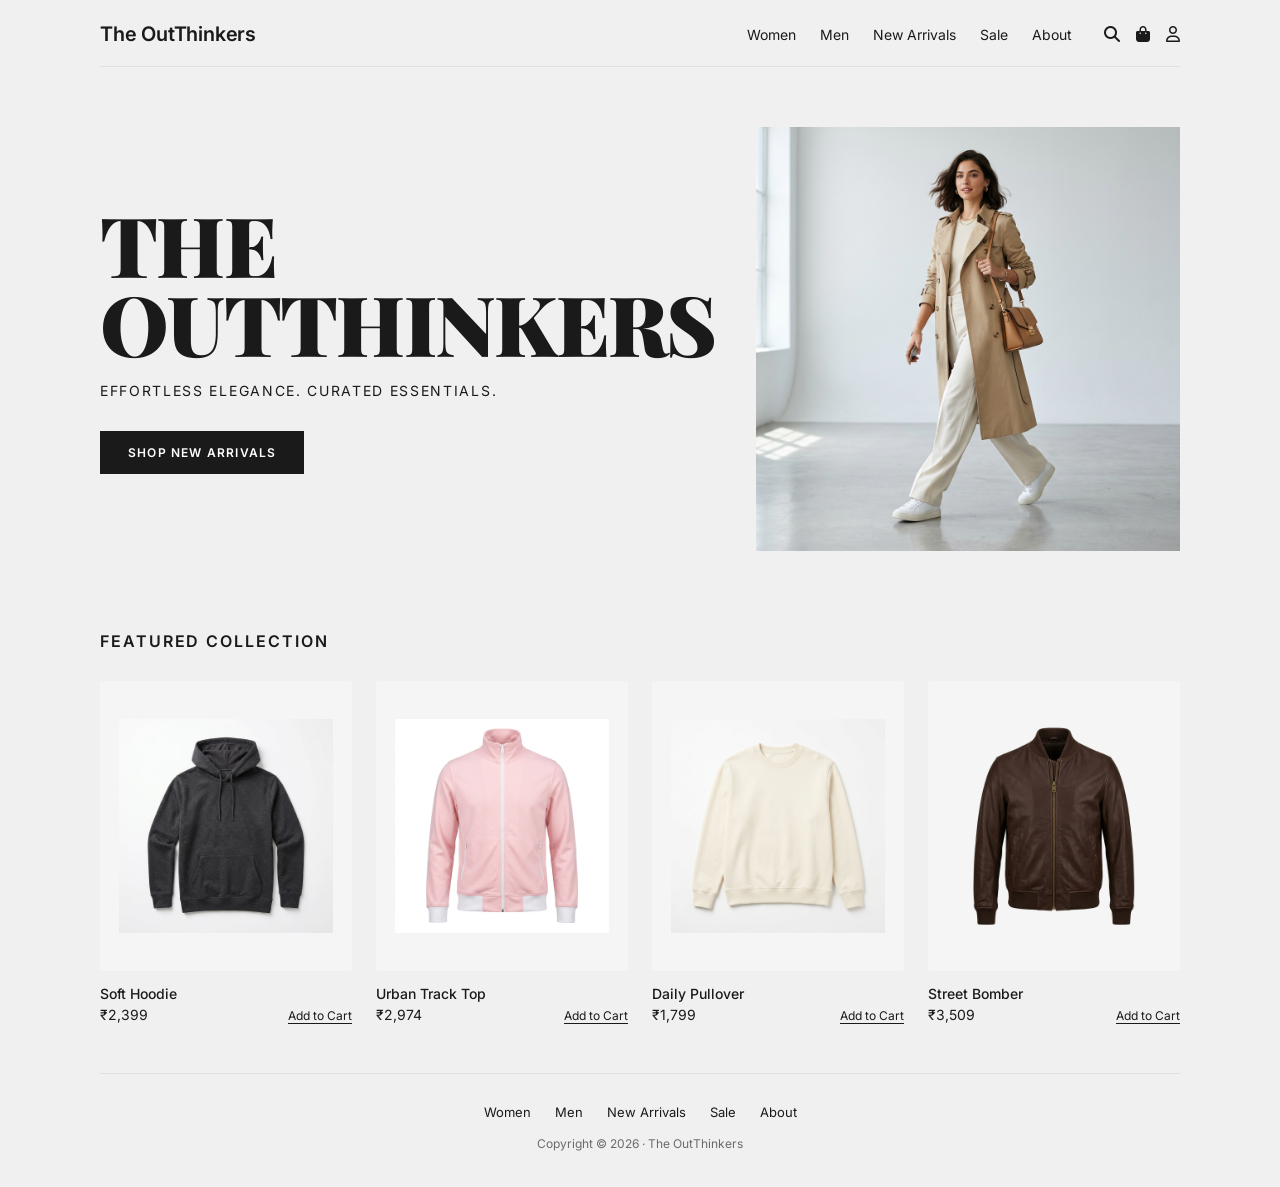
<file: index.html>
<!DOCTYPE html>
<html lang="en">
<head>
  <meta charset="UTF-8">
  <meta name="viewport" content="width=device-width, initial-scale=1.0">
  <meta name="description" content="The OutThinkers — Effortless elegance. Curated essentials. Shop women's and men's fashion.">
  <title>The OutThinkers</title>
  <link rel="icon" type="image/png" href="images/favicon.png">
  <link rel="preconnect" href="https://fonts.googleapis.com">
  <link rel="preconnect" href="https://fonts.gstatic.com" crossorigin>
  <link href="https://fonts.googleapis.com/css2?family=Inter:wght@400;500;600&family=Playfair+Display:wght@700;800;900&display=swap" rel="stylesheet">
  <link rel="stylesheet" href="https://cdnjs.cloudflare.com/ajax/libs/font-awesome/6.5.0/css/all.min.css">
  <link rel="stylesheet" href="css/index.css">
</head>
<body>
  <div class="page-shell">

    <!-- ───── Header / Navbar ───── -->
    <header class="topbar" id="topbar">
      <a class="brand" href="index.html" aria-label="The OutThinkers home">
        <span class="brand-name">The OutThinkers</span>
      </a>

      <div class="topbar-right">
        <nav class="site-nav" aria-label="Main navigation">
          <a href="women.html">Women</a>
          <a href="men.html">Men</a>
          <a href="new-arrivals.html">New Arrivals</a>
          <a href="sale.html">Sale</a>
          <a href="about.html">About</a>
        </nav>

        <div class="icon-actions">
          <a href="search.html" aria-label="Search" id="searchIcon"><i class="fa-solid fa-magnifying-glass"></i></a>
          <a href="cart.html" aria-label="View cart" id="cartIcon"><i class="fa-solid fa-bag-shopping"></i></a>
          <a href="account.html" aria-label="Account" id="accountIcon"><i class="fa-regular fa-user"></i></a>
        </div>
      </div>
    </header>

    <main>

      <!-- ───── Hero ───── -->
      <section class="hero" id="hero">
        <div class="hero-copy">
          <h1>THE<br>OUTTHINKERS</h1>
          <p class="hero-tagline">EFFORTLESS ELEGANCE. CURATED ESSENTIALS.</p>
          <a href="new-arrivals.html" class="btn-shop" id="shopNewArrivals">SHOP NEW ARRIVALS</a>
        </div>
        <div class="hero-image">
          <img src="images/hero-model.png" alt="Model in beige trench coat — The OutThinkers new arrivals">
        </div>
      </section>

      <!-- ───── Featured Collection ───── -->
      <section class="featured" id="featuredCollection">
        <h2 class="featured-heading">FEATURED COLLECTION</h2>

        <div class="product-grid" id="productGrid">

          <article class="product-card" data-product-id="home-1" data-mrp="2999" data-discount="20" data-category="Home Collection">
            <div class="product-img-wrap">
              <img src="images/soft-hoodie.png" alt="Soft Hoodie">
            </div>
            <div class="product-info">
              <div class="product-details">
                <h3>Soft Hoodie</h3>
                <p class="price">₹2,399</p>
              </div>
              <button class="add-to-cart" data-product="home-1">Add to Cart</button>
            </div>
          </article>

          <article class="product-card" data-product-id="home-2" data-mrp="3499" data-discount="15" data-category="Home Collection">
            <div class="product-img-wrap">
              <img src="images/urban-track-top.png" alt="Urban Track Top">
            </div>
            <div class="product-info">
              <div class="product-details">
                <h3>Urban Track Top</h3>
                <p class="price">₹2,974</p>
              </div>
              <button class="add-to-cart" data-product="home-2">Add to Cart</button>
            </div>
          </article>

          <article class="product-card" data-product-id="home-3" data-mrp="1999" data-discount="10" data-category="Home Collection">
            <div class="product-img-wrap">
              <img src="images/daily-pullover.png" alt="Daily Pullover">
            </div>
            <div class="product-info">
              <div class="product-details">
                <h3>Daily Pullover</h3>
                <p class="price">₹1,799</p>
              </div>
              <button class="add-to-cart" data-product="home-3">Add to Cart</button>
            </div>
          </article>

          <article class="product-card" data-product-id="home-4" data-mrp="4499" data-discount="22" data-category="Home Collection">
            <div class="product-img-wrap">
              <img src="images/street-bomber.png" alt="Street Bomber">
            </div>
            <div class="product-info">
              <div class="product-details">
                <h3>Street Bomber</h3>
                <p class="price">₹3,509</p>
              </div>
              <button class="add-to-cart" data-product="home-4">Add to Cart</button>
            </div>
          </article>

        </div>
      </section>

    </main>

    <!-- ───── Footer ───── -->
    <footer class="site-footer" id="siteFooter">
      <nav class="footer-nav" aria-label="Footer navigation">
        <a href="women.html">Women</a>
        <a href="men.html">Men</a>
        <a href="new-arrivals.html">New Arrivals</a>
        <a href="sale.html">Sale</a>
        <a href="about.html">About</a>
      </nav>
      <p class="copyright">Copyright &copy; 2026 · The OutThinkers</p>
    </footer>

  </div>

  <script src="js/cartManager.js"></script>
  <script src="js/index.js"></script>
</body>
</html>
</file>
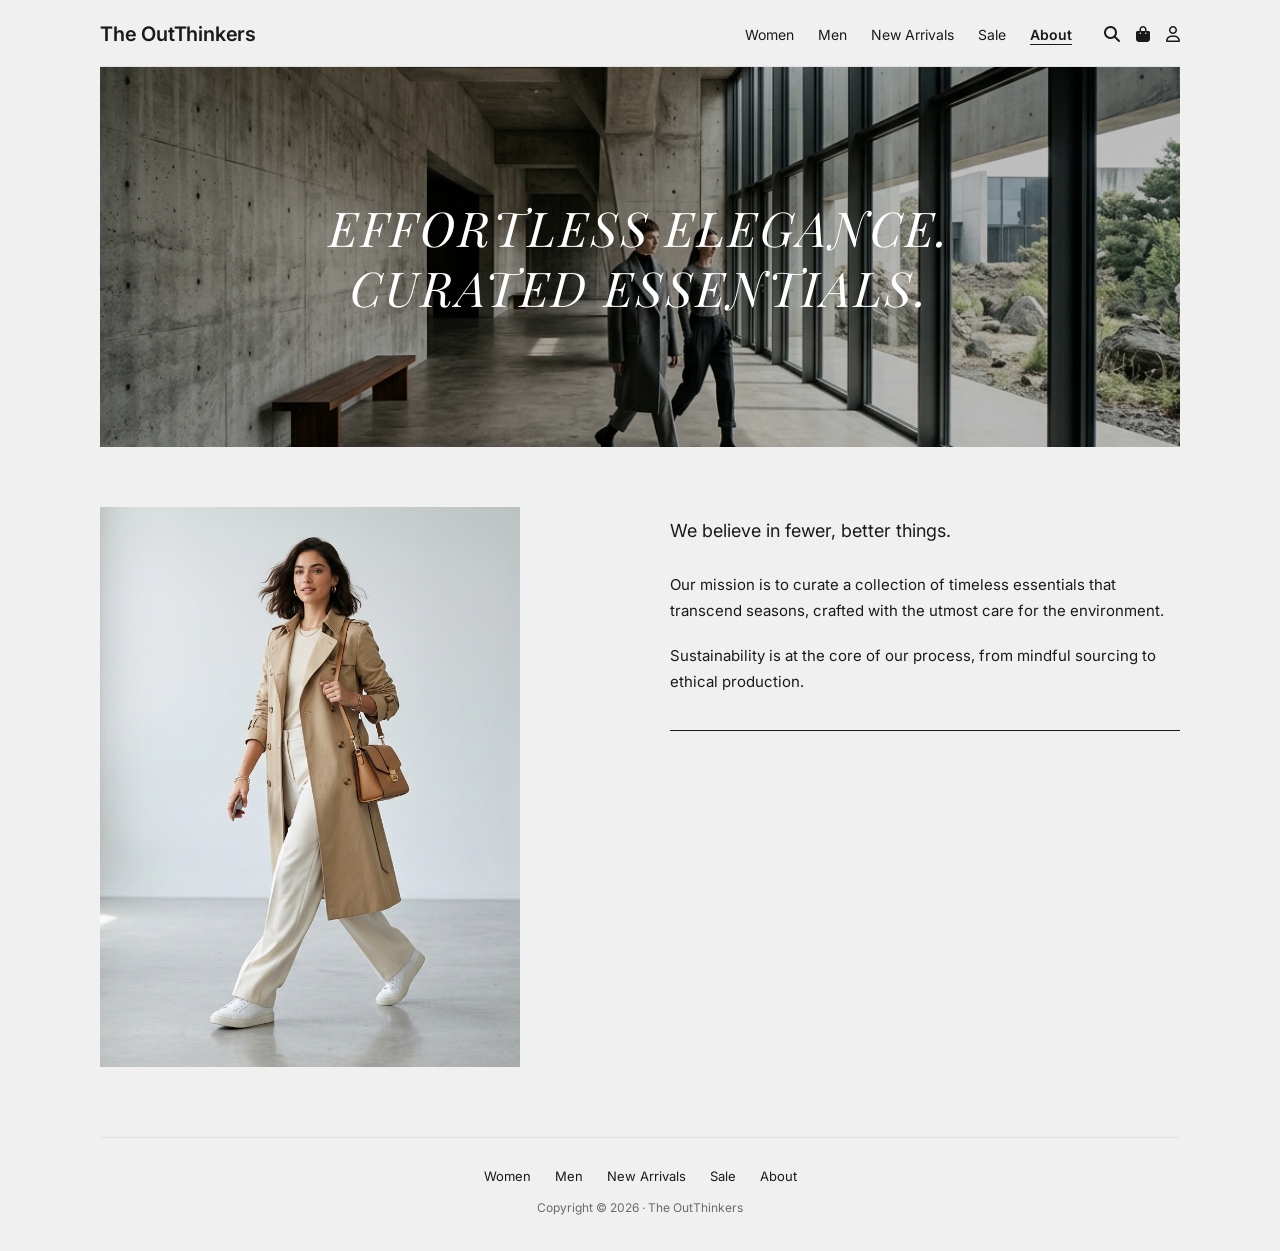
<file: about.html>
<!DOCTYPE html>
<html lang="en">
<head>
  <meta charset="UTF-8">
  <meta name="viewport" content="width=device-width, initial-scale=1.0">
  <meta name="description" content="About The OutThinkers — effortless elegance, curated essentials. We believe in fewer, better things.">
  <title>About — The OutThinkers</title>
  <link rel="icon" type="image/png" href="images/favicon.png">
  <link rel="preconnect" href="https://fonts.googleapis.com">
  <link rel="preconnect" href="https://fonts.gstatic.com" crossorigin>
  <link href="https://fonts.googleapis.com/css2?family=Inter:wght@400;500;600&family=Playfair+Display:ital,wght@0,700;0,800;0,900;1,700;1,800;1,900&display=swap" rel="stylesheet">
  <link rel="stylesheet" href="https://cdnjs.cloudflare.com/ajax/libs/font-awesome/6.5.0/css/all.min.css">
  <link rel="stylesheet" href="css/about.css">
</head>
<body>
  <div class="page-shell">

    <!-- ───── Header / Navbar ───── -->
    <header class="topbar" id="topbar">
      <a class="brand" href="index.html" aria-label="The OutThinkers home">
        <span class="brand-name">The OutThinkers</span>
      </a>

      <div class="topbar-right">
        <nav class="site-nav" aria-label="Main navigation">
          <a href="women.html">Women</a>
          <a href="men.html">Men</a>
          <a href="new-arrivals.html">New Arrivals</a>
          <a href="sale.html">Sale</a>
          <a href="about.html" class="active">About</a>
        </nav>

        <div class="icon-actions">
          <a href="search.html" aria-label="Search" id="searchIcon"><i class="fa-solid fa-magnifying-glass"></i></a>
          <a href="cart.html" aria-label="View cart" id="cartIcon"><i class="fa-solid fa-bag-shopping"></i></a>
          <a href="account.html" aria-label="Account" id="accountIcon"><i class="fa-regular fa-user"></i></a>
        </div>
      </div>
    </header>

    <main>

      <!-- ───── Hero Banner ───── -->
      <section class="about-hero" id="aboutHero">
        <img src="images/about-hero.png" alt="Minimalist concrete architecture interior" class="about-hero-img">
        <div class="about-hero-overlay">
          <h1><em>EFFORTLESS ELEGANCE.</em><br><em>CURATED ESSENTIALS.</em></h1>
        </div>
      </section>

      <!-- ───── About Content ───── -->
      <section class="about-content" id="aboutContent">
        <div class="about-grid">

          <div class="about-portrait">
            <img src="images/hero-model.png" alt="The OutThinkers — fashion portrait">
          </div>

          <div class="about-text">
            <p class="about-lead">We believe in fewer, better things.</p>

            <p class="about-body">Our mission is to curate a collection of timeless essentials that transcend seasons, crafted with the utmost care for the environment.</p>

            <p class="about-body">Sustainability is at the core of our process, from mindful sourcing to ethical production.</p>

            <hr class="about-divider">
          </div>

        </div>
      </section>

    </main>

    <!-- ───── Footer ───── -->
    <footer class="site-footer" id="siteFooter">
      <nav class="footer-nav" aria-label="Footer navigation">
        <a href="women.html">Women</a>
        <a href="men.html">Men</a>
        <a href="new-arrivals.html">New Arrivals</a>
        <a href="sale.html">Sale</a>
        <a href="about.html">About</a>
      </nav>
      <p class="copyright">Copyright &copy; 2026 · The OutThinkers</p>
    </footer>

  </div>

  <script src="js/cartManager.js"></script>
</body>
</html>
</file>
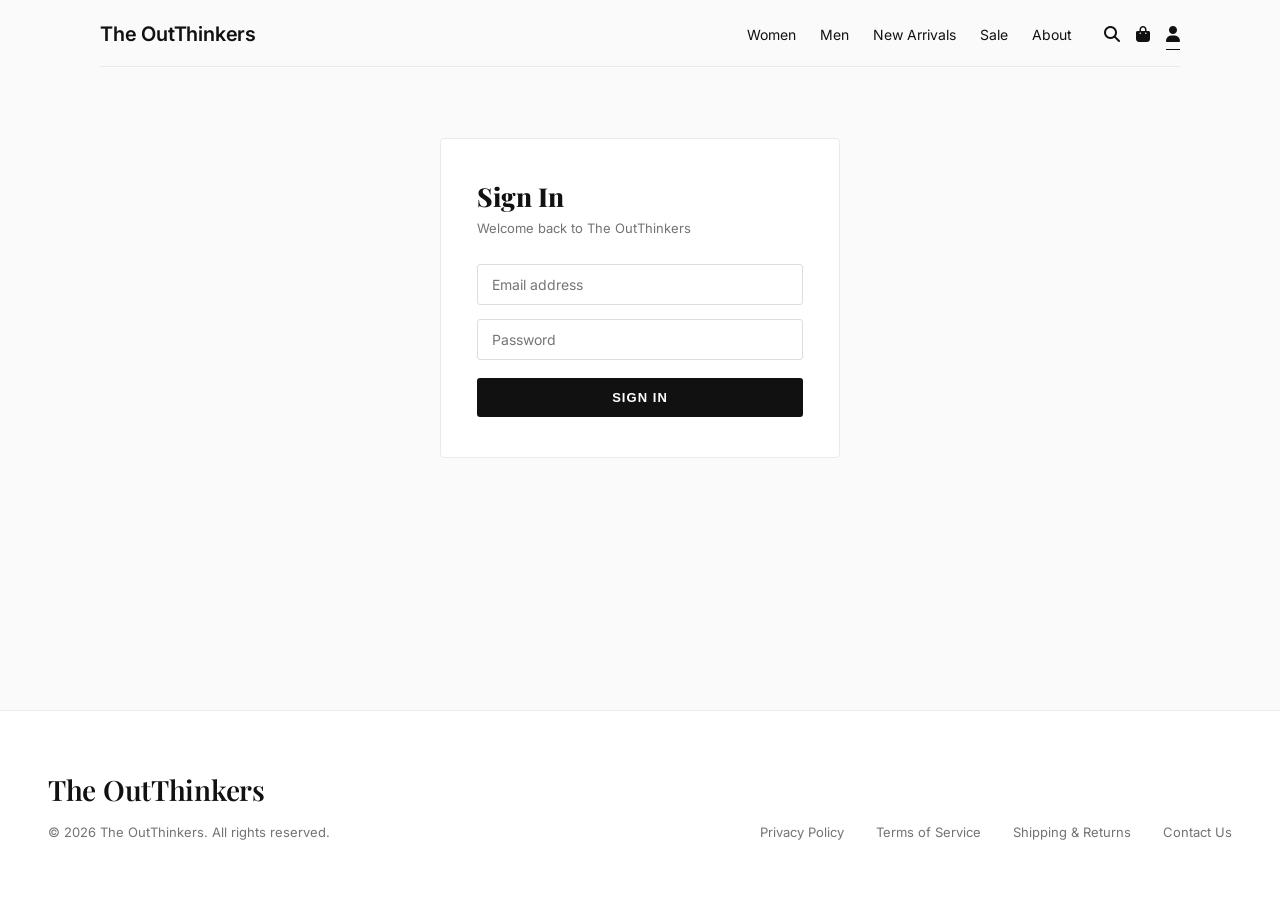
<file: account.html>
<!DOCTYPE html>
<html lang="en">
 
<head>
  <meta charset="UTF-8">
  <meta name="viewport" content="width=device-width, initial-scale=1.0">
  <meta name="description" content="My Account — The OutThinkers">
  <title>My Account — The OutThinkers</title>
  <link rel="icon" type="image/png" href="images/favicon.png">
  <link rel="preconnect" href="https://fonts.googleapis.com">
  <link rel="preconnect" href="https://fonts.gstatic.com" crossorigin>
  <link
    href="https://fonts.googleapis.com/css2?family=Inter:wght@400;500;600&family=Playfair+Display:ital,wght@0,700;0,800;0,900;1,700;1,800;1,900&display=swap"
    rel="stylesheet">
  <link rel="stylesheet" href="https://cdnjs.cloudflare.com/ajax/libs/font-awesome/6.5.0/css/all.min.css">
  <link rel="stylesheet" href="css/account.css">
 
  <style>
    /* ── Login screen ── */
    .login-container {
      display: flex;
      flex-direction: column;
      align-items: center;
      justify-content: center;
      flex: 1;
      padding: 60px 24px;
    }
 
    .login-box {
      width: 100%;
      max-width: 400px;
      background: #fff;
      border: 1px solid #eaeaea;
      border-radius: 4px;
      padding: 40px 36px;
    }
 
    .login-box h2 {
      font-family: "Playfair Display", Georgia, serif;
      font-size: 26px;
      font-weight: 800;
      margin-bottom: 6px;
      color: #111;
    }
 
    .login-box p.login-sub {
      font-size: 13px;
      color: #737373;
      margin-bottom: 28px;
    }
 
    .login-box input[type="email"],
    .login-box input[type="password"] {
      width: 100%;
      border: 1px solid #ddd;
      border-radius: 3px;
      padding: 11px 14px;
      font-size: 14px;
      font-family: inherit;
      margin-bottom: 14px;
      outline: none;
      transition: border-color 0.2s;
    }
 
    .login-box input:focus {
      border-color: #111;
    }
 
    .login-box button[type="submit"] {
      width: 100%;
      background: #111;
      color: #fff;
      border: none;
      border-radius: 3px;
      padding: 12px;
      font-size: 13px;
      font-weight: 600;
      letter-spacing: 0.08em;
      text-transform: uppercase;
      cursor: pointer;
      margin-top: 4px;
      transition: background 0.2s;
    }
 
    .login-box button[type="submit"]:hover {
      background: #333;
    }
 
    .login-error {
      display: none;
      background: #fff0f0;
      border: 1px solid #f5c0c0;
      color: #c0392b;
      font-size: 13px;
      border-radius: 3px;
      padding: 10px 14px;
      margin-bottom: 14px;
    }
 
 
 
    /* ── Address section ── */
    .address-section {
      margin-top: 8px;
    }
 
    #savedAddress {
      font-size: 14px;
      line-height: 1.7;
      color: #444;
      padding: 14px 16px;
      background: #fafafa;
      border: 1px solid #eaeaea;
      border-radius: 3px;
      margin-bottom: 14px;
    }
 
    .address-actions {
      display: flex;
      gap: 10px;
      margin-bottom: 18px;
    }
 
    #addressFormWrap {
      display: none;
    }
 
    #addressFormWrap input[type="text"] {
      display: block;
      width: 100%;
      border: 1px solid #ddd;
      border-radius: 3px;
      padding: 10px 13px;
      font-size: 14px;
      font-family: inherit;
      margin-bottom: 12px;
      outline: none;
      transition: border-color 0.2s;
    }
 
    #addressFormWrap input:focus {
      border-color: #111;
    }
 
    .address-form-btns {
      display: flex;
      gap: 10px;
      margin-top: 4px;
    }
 
    .btn-outline {
      display: inline-block;
      border: 1px solid #111;
      background: transparent;
      color: #111;
      font-size: 11px;
      font-weight: 600;
      letter-spacing: 0.08em;
      text-transform: uppercase;
      padding: 9px 18px;
      border-radius: 3px;
      cursor: pointer;
      transition: background 0.2s, color 0.2s;
      font-family: inherit;
    }
 
    .btn-outline:hover {
      background: #111;
      color: #fff;
    }
 
    .btn-ghost {
      display: inline-block;
      border: 1px solid #ccc;
      background: transparent;
      color: #555;
      font-size: 11px;
      font-weight: 600;
      letter-spacing: 0.08em;
      text-transform: uppercase;
      padding: 9px 18px;
      border-radius: 3px;
      cursor: pointer;
      transition: border-color 0.2s, color 0.2s;
      font-family: inherit;
    }
 
    .btn-ghost:hover {
      border-color: #111;
      color: #111;
    }
  </style>
</head>
 
<body>
  <div class="page-shell">
 
    <!-- ───── Header / Navbar ───── -->
    <header class="topbar" id="topbar">
      <a class="brand" href="index.html" aria-label="The OutThinkers home">
        <span class="brand-name">The OutThinkers</span>
      </a>
 
      <div class="topbar-right">
        <nav class="site-nav" aria-label="Main navigation">
          <a href="women.html">Women</a>
          <a href="men.html">Men</a>
          <a href="new-arrivals.html">New Arrivals</a>
          <a href="sale.html">Sale</a>
          <a href="about.html">About</a>
        </nav>
 
        <div class="icon-actions">
          <a href="search.html" aria-label="Search" id="searchIcon"><i class="fa-solid fa-magnifying-glass"></i></a>
          <a href="cart.html" aria-label="View cart" id="cartIcon"><i class="fa-solid fa-bag-shopping"></i></a>
          <a href="account.html" aria-label="Account" id="accountIcon" class="active"><i class="fa-solid fa-user"></i></a>
        </div>
      </div>
    </header>
 
    <!-- ───── Login Screen ───── -->
    <div class="login-container" id="loginContainer" style="display:none;">
      <div class="login-box">
        <h2>Sign In</h2>
        <p class="login-sub">Welcome back to The OutThinkers</p>
 
        <div class="login-error" id="loginError"></div>
 
        <form id="loginForm" novalidate>
          <input type="email" id="loginEmail" placeholder="Email address" required autocomplete="email">
          <input type="password" id="loginPassword" placeholder="Password" required autocomplete="current-password">
          <button type="submit">Sign In</button>
        </form>
 
 
      </div>
    </div>
 
    <!-- ───── Account Dashboard ───── -->
    <main class="account-container">
      <div class="account-layout" id="accountLayout" style="display:none;">
 
        <!-- Sidebar Navigation -->
        <aside class="account-sidebar">
          <nav class="account-nav">
            <a href="#" class="nav-link active" data-tab="order-history">Order History</a>
            <a href="#" class="nav-link" data-tab="profile-info">Profile Info</a>
            <a href="#" class="nav-link" data-tab="addresses">Addresses</a>
            <a href="#" class="nav-link" data-tab="wishlist">Wishlist</a>
            <a href="#" class="nav-link sign-out">Sign Out</a>
          </nav>
        </aside>
 
        <!-- Main Content Area -->
        <section class="account-content">
 
          <div class="account-header">
            <h1 id="welcomeUser">Welcome back</h1>
            <p class="member-since">Member since 2022</p>
          </div>
 
          <!-- Order History Tab -->
          <div class="tab-pane active" id="tab-order-history">
            <h2 class="section-title">Recent Orders</h2>
 
            <div class="orders-table-wrapper" id="ordersTableWrapper">
              <table class="orders-table">
                <thead>
                  <tr>
                    <th>ORDER</th>
                    <th>DATE</th>
                    <th>STATUS</th>
                    <th>ITEMS</th>
                    <th>TOTAL</th>
                    <th></th>
                  </tr>
                </thead>
                <tbody id="ordersBody">
                  <!-- Rendered by account.js -->
                </tbody>
              </table>
            </div>
 
            <div class="empty-orders" id="emptyOrders" style="display:none;">
              <div class="empty-orders-icon"><i class="fa-solid fa-bag-shopping"></i></div>
              <p class="empty-orders-text">No orders yet</p>
              <p class="empty-orders-sub">When you place an order, it will appear here.</p>
              <a href="index.html" class="btn-outline">START SHOPPING</a>
            </div>
          </div>
 
          <!-- Profile Info Tab -->
          <div class="tab-pane" id="tab-profile-info">
            <h2 class="section-title">Profile Info</h2>
            <div class="profile-details">
              <div class="detail-row">
                <span class="detail-label">Name</span>
                <span class="detail-value" id="profileName"></span>
              </div>
              <div class="detail-row">
                <span class="detail-label">Email</span>
                <span class="detail-value" id="profileEmail"></span>
              </div>
              <div class="detail-row">
                <span class="detail-label">Password</span>
                <span class="detail-value">••••••••</span>
              </div>
              <button type="button" class="btn-outline">EDIT PROFILE</button>
            </div>
          </div>
 
          <!-- Addresses Tab -->
          <div class="tab-pane" id="tab-addresses">
            <h2 class="section-title">Addresses</h2>
 
            <div class="address-section">
              <p id="savedAddress">No address added yet.</p>
 
              <div class="address-actions">
                <button type="button" class="btn-outline" id="addAddressBtn">+ ADD ADDRESS</button>
                <button type="button" class="btn-outline" id="editAddressBtn" style="display:none;">EDIT ADDRESS</button>
              </div>
 
              <div id="addressFormWrap">
                <input type="text" id="addressName"    placeholder="Full Name">
                <input type="text" id="addressStreet"  placeholder="Street Address">
                <input type="text" id="addressCity"    placeholder="City">
                <input type="text" id="addressState"   placeholder="State / Province">
                <input type="text" id="addressCountry" placeholder="Country">
 
                <div class="address-form-btns">
                  <button type="button" class="btn-outline" id="saveAddressBtn">SAVE ADDRESS</button>
                  <button type="button" class="btn-ghost"   id="cancelAddressBtn">CANCEL</button>
                </div>
              </div>
            </div>
          </div>
 
          <!-- Wishlist Tab -->
          <div class="tab-pane" id="tab-wishlist">
            <h2 class="section-title">Wishlist</h2>
            <p>Your wishlist is currently empty.</p>
          </div>
 
        </section>
      </div>
    </main>
 
    <!-- ───── Footer ───── -->
    <footer class="site-footer">
      <div class="footer-content">
        <div class="footer-left">
          <a class="brand footer-brand" href="index.html">
            <span class="brand-name">The OutThinkers</span>
          </a>
          <p class="copyright">&copy; 2026 The OutThinkers. All rights reserved.</p>
        </div>
        <div class="footer-right">
          <a href="#">Privacy Policy</a>
          <a href="#">Terms of Service</a>
          <a href="#">Shipping &amp; Returns</a>
          <a href="#">Contact Us</a>
        </div>
      </div>
    </footer>
 
  </div>
 
  <script src="js/cartManager.js"></script>
  <script src="js/account.js"></script>
</body>
 
</html>
</file>
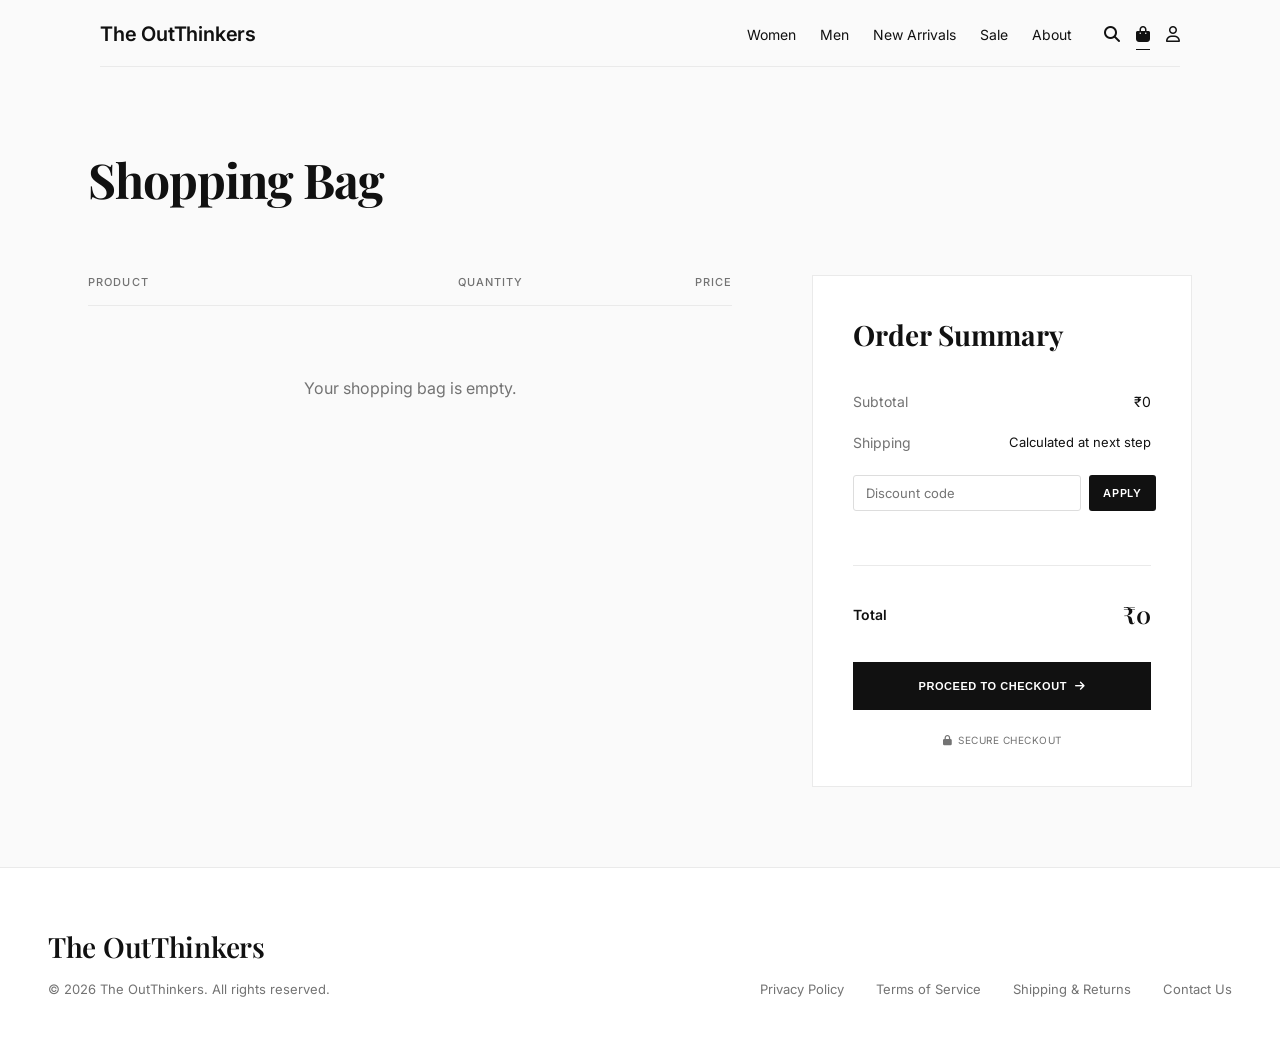
<file: cart.html>
<!DOCTYPE html>
<html lang="en">
 
<head>
  <meta charset="UTF-8">
  <meta name="viewport" content="width=device-width, initial-scale=1.0">
  <meta name="description" content="Your shopping bag — The OutThinkers">
  <title>Shopping Bag — The OutThinkers</title>
  <link rel="icon" type="image/png" href="images/favicon.png">
  <link rel="preconnect" href="https://fonts.googleapis.com">
  <link rel="preconnect" href="https://fonts.gstatic.com" crossorigin>
  <link
    href="https://fonts.googleapis.com/css2?family=Inter:wght@400;500;600&family=Playfair+Display:ital,wght@0,700;0,800;0,900;1,700;1,800;1,900&display=swap"
    rel="stylesheet">
  <link rel="stylesheet" href="https://cdnjs.cloudflare.com/ajax/libs/font-awesome/6.5.0/css/all.min.css">
  <link rel="stylesheet" href="css/cart.css">
  <style>
    .coupon-section { margin: 14px 0 4px; }
    .coupon-input-row { display: flex; gap: 8px; }
    .coupon-input-row input {
      flex: 1; border: 1px solid #ddd; border-radius: 3px;
      padding: 9px 12px; font-size: 13px; font-family: inherit;
      outline: none; transition: border-color 0.2s;
    }
    .coupon-input-row input:focus { border-color: #111; }
    .coupon-input-row button {
      background: #111; color: #fff; border: none; border-radius: 3px;
      padding: 9px 14px; font-size: 11px; font-weight: 600;
      letter-spacing: 0.07em; cursor: pointer; font-family: inherit;
      transition: background 0.2s; white-space: nowrap;
    }
    .coupon-input-row button:hover { background: #333; }
    .coupon-msg { font-size: 12px; margin-top: 6px; min-height: 16px; }
    .coupon-msg.success { color: #27ae60; }
    .coupon-msg.error   { color: #c0392b; }
    .discount-val { color: #27ae60; font-weight: 600; }
    .summary-discount { margin-bottom: 4px; }
 
    /* ── Checkout multi-step overlay ── */
    .co-modal { max-width: 460px; }
    .co-steps {
      display: flex; gap: 6px; margin-bottom: 20px;
    }
    .co-step {
      flex: 1; text-align: center; font-size: 11px; font-weight: 600;
      letter-spacing: 0.07em; text-transform: uppercase;
      padding: 7px 0; border-radius: 3px;
      background: #f0f0f0; color: #aaa;
    }
    .co-step.active  { background: #111; color: #fff; }
    .co-step.done    { background: #e8f5e9; color: #27ae60; }
 
    .co-modal h2 { font-size: 20px; margin-bottom: 16px; }
 
    .co-saved-addr { margin-bottom: 14px; }
    .co-radio-row {
      display: flex; align-items: flex-start; gap: 10px;
      padding: 12px 14px; border: 1px solid #eaeaea; border-radius: 3px;
      margin-bottom: 8px; cursor: pointer; transition: border-color 0.2s;
      font-size: 13px; line-height: 1.6;
    }
    .co-radio-row:has(input:checked) { border-color: #111; }
    .co-radio-row input { margin-top: 3px; accent-color: #111; flex-shrink: 0; }
 
    .co-addr-form input[type="text"] {
      display: block; width: 100%; border: 1px solid #ddd; border-radius: 3px;
      padding: 10px 13px; font-size: 13px; font-family: inherit;
      margin-bottom: 10px; outline: none; transition: border-color 0.2s;
    }
    .co-addr-form input:focus { border-color: #111; }
 
    .co-addr-preview {
      font-size: 13px; color: #555; margin-bottom: 16px;
      padding: 10px 13px; background: #fafafa; border: 1px solid #eaeaea;
      border-radius: 3px;
    }
    .co-addr-preview i { margin-right: 6px; color: #111; }
 
    .co-pay-options { display: flex; flex-direction: column; gap: 10px; margin-bottom: 16px; }
    .co-pay-card {
      display: flex; align-items: center; gap: 12px;
      border: 1px solid #eaeaea; border-radius: 3px;
      padding: 13px 15px; cursor: pointer; transition: border-color 0.2s;
    }
    .co-pay-card:has(input:checked) { border-color: #111; background: #fafafa; }
    .co-pay-card input { accent-color: #111; flex-shrink: 0; }
    .co-pay-body { display: flex; flex-direction: column; }
    .co-pay-body i { font-size: 18px; margin-bottom: 4px; color: #111; }
    .co-pay-name { font-size: 13px; font-weight: 600; color: #111; }
    .co-pay-sub  { font-size: 11px; color: #888; margin-top: 2px; }
 
    .co-total-line { font-size: 14px; color: #444; margin-bottom: 6px; }
    .co-total-line strong { color: #111; }
 
    .co-err { font-size: 12px; color: #c0392b; min-height: 18px; margin-bottom: 6px; }
 
    .co-actions { display: flex; flex-direction: column; gap: 10px; margin-top: 6px; }
    .co-btn-primary {
      width: 100%; background: #111; color: #fff; border: none; border-radius: 3px;
      padding: 13px; font-size: 12px; font-weight: 600; letter-spacing: 0.08em;
      text-transform: uppercase; cursor: pointer; font-family: inherit;
      transition: background 0.2s;
    }
    .co-btn-primary:hover { background: #333; }
    .co-btn-ghost {
      width: 100%; background: transparent; color: #555;
      border: 1px solid #ccc; border-radius: 3px;
      padding: 11px; font-size: 12px; font-weight: 600; letter-spacing: 0.08em;
      text-transform: uppercase; cursor: pointer; font-family: inherit;
      transition: border-color 0.2s, color 0.2s;
    }
    .co-btn-ghost:hover { border-color: #111; color: #111; }
  </style>
</head>
 
<body>
  <div class="page-shell">
 
    <!-- ───── Header / Navbar ───── -->
    <header class="topbar" id="topbar">
      <a class="brand" href="index.html" aria-label="The OutThinkers home">
        <span class="brand-name">The OutThinkers</span>
      </a>
 
      <div class="topbar-right">
        <nav class="site-nav" aria-label="Main navigation">
          <a href="women.html">Women</a>
          <a href="men.html">Men</a>
          <a href="new-arrivals.html">New Arrivals</a>
          <a href="sale.html">Sale</a>
          <a href="about.html">About</a>
        </nav>
 
        <div class="icon-actions">
          <a href="search.html" aria-label="Search" id="searchIcon"><i class="fa-solid fa-magnifying-glass"></i></a>
          <a href="cart.html" aria-label="View cart" id="cartIcon" class="active"><i
              class="fa-solid fa-bag-shopping"></i></a>
          <a href="account.html" aria-label="Account" id="accountIcon"><i class="fa-regular fa-user"></i></a>
        </div>
      </div>
    </header>
 
    <main class="cart-container">
      <h1 class="page-title">Shopping Bag</h1>
 
      <div class="cart-layout">
        <!-- Left Side: Products -->
        <div class="cart-items-section">
          <div class="cart-header-labels">
            <span class="label-product">PRODUCT</span>
            <span class="label-quantity">QUANTITY</span>
            <span class="label-price">PRICE</span>
          </div>
 
          <div class="cart-items-list" id="cartItemsList">
            <!-- Items injected by cart.js -->
          </div>
        </div>
 
        <!-- Right Side: Summary -->
        <div class="cart-summary-section">
          <div class="summary-box">
            <h2>Order Summary</h2>
 
            <div class="summary-row">
              <span class="summary-label">Subtotal</span>
              <span class="summary-value" id="summarySubtotal">₹730.00</span>
            </div>
 
            <div class="summary-row summary-shipping">
              <span class="summary-label">Shipping</span>
              <span class="summary-value">Calculated at next step</span>
            </div>
 
            <!-- Coupon -->
            <div class="coupon-section">
              <div class="coupon-input-row">
                <input type="text" id="couponInput" placeholder="Discount code" autocomplete="off">
                <button type="button" id="applyCouponBtn">APPLY</button>
              </div>
              <p class="coupon-msg" id="couponMsg"></p>
            </div>
 
            <div class="summary-row summary-discount" id="discountRow" style="display:none;">
              <span class="summary-label">Discount (<span id="couponLabel"></span>)</span>
              <span class="summary-value discount-val" id="summaryDiscount">−₹0</span>
            </div>
 
            <hr class="summary-divider">
 
            <div class="summary-row summary-total">
              <span class="summary-label">Total</span>
              <span class="summary-value" id="summaryTotal">₹730.00</span>
            </div>
 
            <button type="button" class="btn-checkout">
              PROCEED TO CHECKOUT <i class="fa-solid fa-arrow-right"></i>
            </button>
 
            <div class="secure-checkout">
              <i class="fa-solid fa-lock"></i> SECURE CHECKOUT
            </div>
          </div>
        </div>
      </div>
    </main>
 
    <!-- ───── Footer ───── -->
    <footer class="site-footer">
      <div class="footer-content">
        <div class="footer-left">
          <a class="brand footer-brand" href="index.html">
            <span class="brand-name">The OutThinkers</span>
          </a>
          <p class="copyright">&copy; 2026 The OutThinkers. All rights reserved.</p>
        </div>
        <div class="footer-right">
          <a href="#">Privacy Policy</a>
          <a href="#">Terms of Service</a>
          <a href="#">Shipping & Returns</a>
          <a href="#">Contact Us</a>
        </div>
      </div>
    </footer>
 
  </div>
 
  <script src="js/cartManager.js"></script>
  <script src="js/cart.js"></script>
</body>
 
</html>
</file>
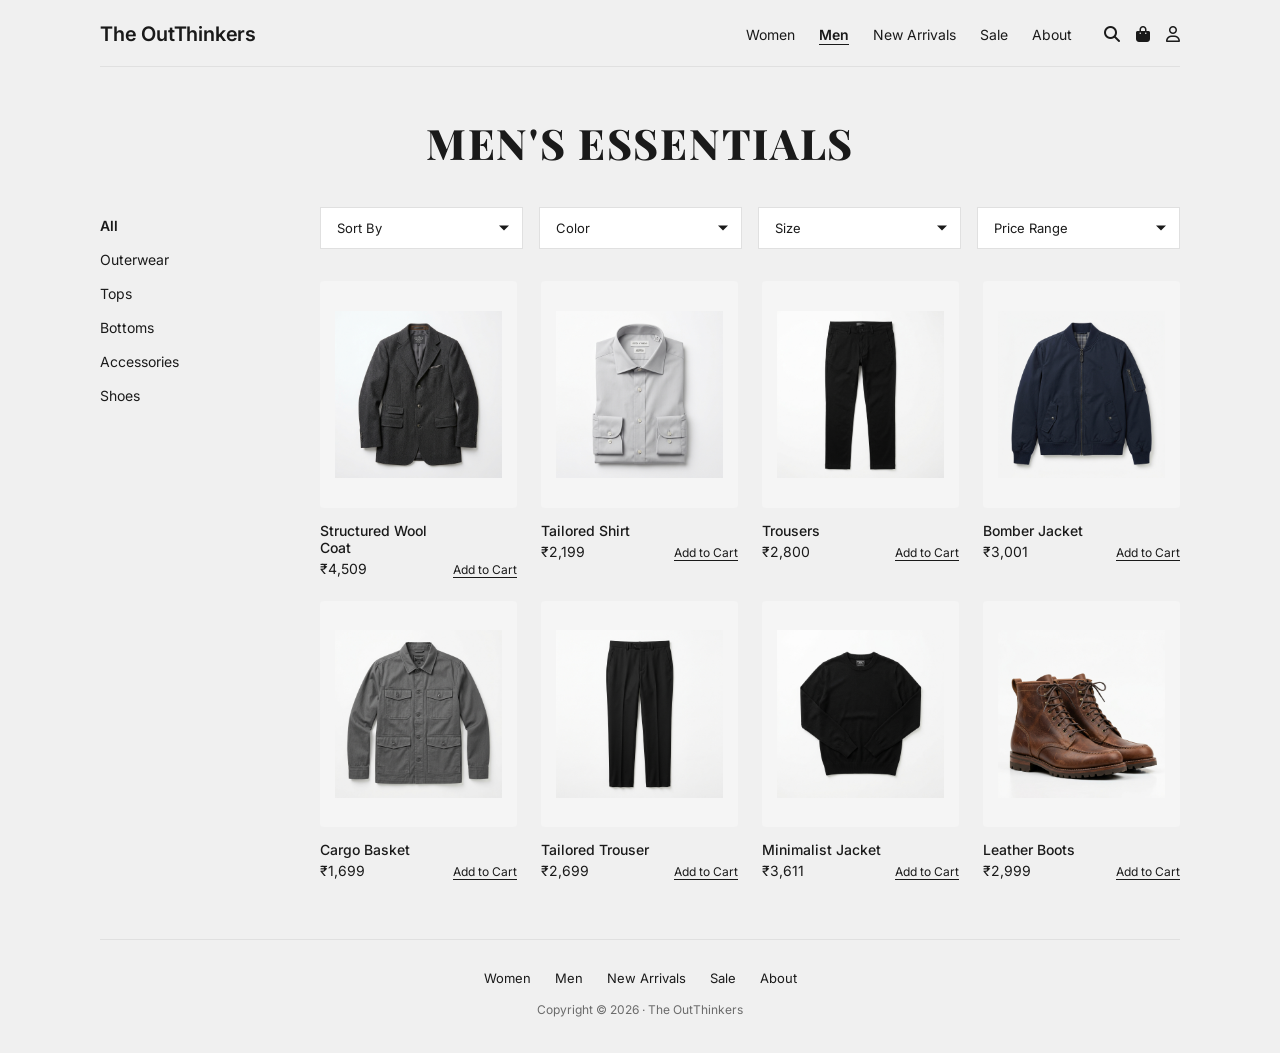
<file: men.html>
<!DOCTYPE html>
<html lang="en">
<head>
  <meta charset="UTF-8">
  <meta name="viewport" content="width=device-width, initial-scale=1.0">
  <meta name="description" content="Shop men's essentials at The OutThinkers — outerwear, tops, bottoms, accessories and shoes.">
  <title>Men's Essentials — The OutThinkers</title>
  <link rel="icon" type="image/png" href="images/favicon.png">
  <link rel="preconnect" href="https://fonts.googleapis.com">
  <link rel="preconnect" href="https://fonts.gstatic.com" crossorigin>
  <link href="https://fonts.googleapis.com/css2?family=Inter:wght@400;500;600&family=Playfair+Display:wght@700;800;900&display=swap" rel="stylesheet">
  <link rel="stylesheet" href="https://cdnjs.cloudflare.com/ajax/libs/font-awesome/6.5.0/css/all.min.css">
  <link rel="stylesheet" href="css/category.css">
</head>
<body>
  <div class="page-shell">

    <!-- ───── Header / Navbar ───── -->
    <header class="topbar" id="topbar">
      <a class="brand" href="index.html" aria-label="The OutThinkers home">
        <span class="brand-name">The OutThinkers</span>
      </a>

      <div class="topbar-right">
        <nav class="site-nav" aria-label="Main navigation">
          <a href="women.html">Women</a>
          <a href="men.html" class="active">Men</a>
          <a href="new-arrivals.html">New Arrivals</a>
          <a href="sale.html">Sale</a>
          <a href="about.html">About</a>
        </nav>

        <div class="icon-actions">
          <a href="search.html" aria-label="Search" id="searchIcon"><i class="fa-solid fa-magnifying-glass"></i></a>
          <a href="cart.html" aria-label="View cart" id="cartIcon"><i class="fa-solid fa-bag-shopping"></i></a>
          <a href="account.html" aria-label="Account" id="accountIcon"><i class="fa-regular fa-user"></i></a>
        </div>
      </div>
    </header>

    <main>

      <!-- ───── Page Title ───── -->
      <section class="page-title">
        <h1>MEN'S ESSENTIALS</h1>
      </section>

      <!-- ───── Category Layout ───── -->
      <div class="category-layout">

        <!-- Sidebar -->
        <aside class="sidebar">
          <ul class="sidebar-nav">
            <li><a href="#" data-category="all" class="active">All</a></li>
            <li><a href="#" data-category="outerwear">Outerwear</a></li>
            <li><a href="#" data-category="tops">Tops</a></li>
            <li><a href="#" data-category="bottoms">Bottoms</a></li>
            <li><a href="#" data-category="accessories">Accessories</a></li>
            <li><a href="#" data-category="shoes">Shoes</a></li>
          </ul>
        </aside>

        <!-- Main Content -->
        <div class="content-area">

          <!-- Filters -->
          <div class="filters-bar">
            <div class="filter-select">
              <select id="sortBy">
                <option value="featured">Sort By</option>
                <option value="price-low">Price: Low to High</option>
                <option value="price-high">Price: High to Low</option>
                <option value="name-az">Name: A–Z</option>
                <option value="name-za">Name: Z–A</option>
              </select>
            </div>
            <div class="filter-select">
              <select id="colorFilter">
                <option value="all">Color</option>
                <option value="beige">Beige</option>
                <option value="grey">Grey</option>
                <option value="black">Black</option>
                <option value="navy">Navy</option>
                <option value="brown">Brown</option>
              </select>
            </div>
            <div class="filter-select">
              <select id="sizeFilter">
                <option value="all">Size</option>
                <option value="S">S</option>
                <option value="M">M</option>
                <option value="L">L</option>
                <option value="XL">XL</option>
                <option value="XXL">XXL</option>
              </select>
            </div>
            <div class="filter-select">
              <select id="priceRange">
                <option value="all">Price Range</option>
                <option value="0-1000">Under ₹1,000</option>
                <option value="1000-2000">₹1,000 – ₹2,000</option>
                <option value="2000-3000">₹2,000 – ₹3,000</option>
                <option value="3000+">₹3,000+</option>
              </select>
            </div>
          </div>

          <!-- Product Grid -->
          <div class="product-grid" id="productGrid">

            <article class="product-card" data-product-id="men-1" data-mrp="5499" data-discount="18" data-category="Men" data-subcategory="outerwear" data-color="beige" data-sizes="S,M,L,XL">
              <div class="product-img-wrap">
                <img src="images/structured-wool-coat.png" alt="Structured Wool Coat">
              </div>
              <div class="product-info">
                <div class="product-details">
                  <h3>Structured Wool Coat</h3>
                  <p class="price">₹4,509</p>
                </div>
                <button class="add-to-cart" data-product="men-1">Add to Cart</button>
              </div>
            </article>

            <article class="product-card" data-product-id="men-2" data-mrp="2499" data-discount="12" data-category="Men" data-subcategory="tops" data-color="grey" data-sizes="S,M,L,XL">
              <div class="product-img-wrap">
                <img src="images/tailored-shirt.png" alt="Tailored Shirt">
              </div>
              <div class="product-info">
                <div class="product-details">
                  <h3>Tailored Shirt</h3>
                  <p class="price">₹2,199</p>
                </div>
                <button class="add-to-cart" data-product="men-2">Add to Cart</button>
              </div>
            </article>

            <article class="product-card" data-product-id="men-3" data-mrp="3500" data-discount="20" data-category="Men" data-subcategory="bottoms" data-color="black" data-sizes="S,M,L,XL,XXL">
              <div class="product-img-wrap">
                <img src="images/trousers.png" alt="Trousers">
              </div>
              <div class="product-info">
                <div class="product-details">
                  <h3>Trousers</h3>
                  <p class="price">₹2,800</p>
                </div>
                <button class="add-to-cart" data-product="men-3">Add to Cart</button>
              </div>
            </article>

            <article class="product-card" data-product-id="men-4" data-mrp="3799" data-discount="21" data-category="Men" data-subcategory="outerwear" data-color="navy" data-sizes="M,L,XL">
              <div class="product-img-wrap">
                <img src="images/bomber-jacket.png" alt="Bomber Jacket">
              </div>
              <div class="product-info">
                <div class="product-details">
                  <h3>Bomber Jacket</h3>
                  <p class="price">₹3,001</p>
                </div>
                <button class="add-to-cart" data-product="men-4">Add to Cart</button>
              </div>
            </article>

            <article class="product-card" data-product-id="men-5" data-mrp="1999" data-discount="15" data-category="Men" data-subcategory="outerwear" data-color="grey" data-sizes="S,M,L,XL">
              <div class="product-img-wrap">
                <img src="images/cargo-basket.png" alt="Cargo Basket">
              </div>
              <div class="product-info">
                <div class="product-details">
                  <h3>Cargo Basket</h3>
                  <p class="price">₹1,699</p>
                </div>
                <button class="add-to-cart" data-product="men-5">Add to Cart</button>
              </div>
            </article>

            <article class="product-card" data-product-id="men-6" data-mrp="2999" data-discount="10" data-category="Men" data-subcategory="bottoms" data-color="black" data-sizes="S,M,L,XL,XXL">
              <div class="product-img-wrap">
                <img src="images/tailored-trouser.png" alt="Tailored Trouser">
              </div>
              <div class="product-info">
                <div class="product-details">
                  <h3>Tailored Trouser</h3>
                  <p class="price">₹2,699</p>
                </div>
                <button class="add-to-cart" data-product="men-6">Add to Cart</button>
              </div>
            </article>

            <article class="product-card" data-product-id="men-7" data-mrp="4299" data-discount="16" data-category="Men" data-subcategory="tops" data-color="black" data-sizes="S,M,L,XL">
              <div class="product-img-wrap">
                <img src="images/minimalist-jacket.png" alt="Minimalist Jacket">
              </div>
              <div class="product-info">
                <div class="product-details">
                  <h3>Minimalist Jacket</h3>
                  <p class="price">₹3,611</p>
                </div>
                <button class="add-to-cart" data-product="men-7">Add to Cart</button>
              </div>
            </article>

            <article class="product-card" data-product-id="men-8" data-mrp="3999" data-discount="25" data-category="Men" data-subcategory="shoes" data-color="brown" data-sizes="7,8,9,10,11">
              <div class="product-img-wrap">
                <img src="images/leather-boots.png" alt="Leather Boots">
              </div>
              <div class="product-info">
                <div class="product-details">
                  <h3>Leather Boots</h3>
                  <p class="price">₹2,999</p>
                </div>
                <button class="add-to-cart" data-product="men-8">Add to Cart</button>
              </div>
            </article>

          </div>
        </div>

      </div>

    </main>

    <!-- ───── Footer ───── -->
    <footer class="site-footer" id="siteFooter">
      <nav class="footer-nav" aria-label="Footer navigation">
        <a href="women.html">Women</a>
        <a href="men.html">Men</a>
        <a href="new-arrivals.html">New Arrivals</a>
        <a href="sale.html">Sale</a>
        <a href="about.html">About</a>
      </nav>
      <p class="copyright">Copyright &copy; 2026 · The OutThinkers</p>
    </footer>

  </div>

  <script src="js/cartManager.js"></script>
  <script src="js/category.js"></script>
</body>
</html>
</file>
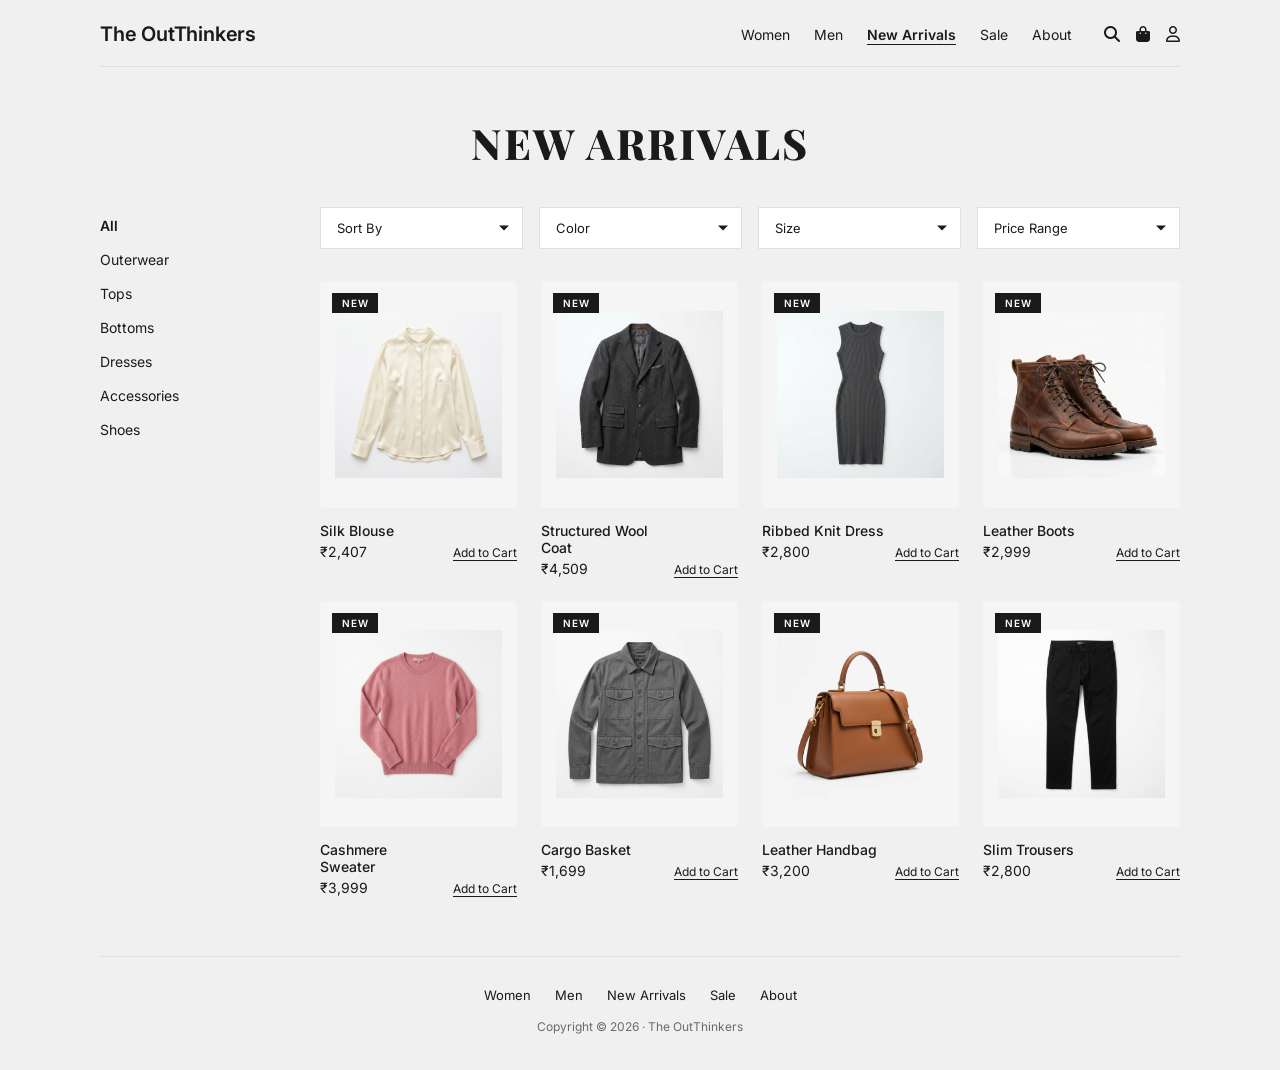
<file: new-arrivals.html>
<!DOCTYPE html>
<html lang="en">
<head>
  <meta charset="UTF-8">
  <meta name="viewport" content="width=device-width, initial-scale=1.0">
  <meta name="description" content="New arrivals at The OutThinkers — the latest curated essentials for men and women.">
  <title>New Arrivals — The OutThinkers</title>
  <link rel="icon" type="image/png" href="images/favicon.png">
  <link rel="preconnect" href="https://fonts.googleapis.com">
  <link rel="preconnect" href="https://fonts.gstatic.com" crossorigin>
  <link href="https://fonts.googleapis.com/css2?family=Inter:wght@400;500;600&family=Playfair+Display:wght@700;800;900&display=swap" rel="stylesheet">
  <link rel="stylesheet" href="https://cdnjs.cloudflare.com/ajax/libs/font-awesome/6.5.0/css/all.min.css">
  <link rel="stylesheet" href="css/category.css">
</head>
<body>
  <div class="page-shell">

    <!-- ───── Header / Navbar ───── -->
    <header class="topbar" id="topbar">
      <a class="brand" href="index.html" aria-label="The OutThinkers home">
        <span class="brand-name">The OutThinkers</span>
      </a>

      <div class="topbar-right">
        <nav class="site-nav" aria-label="Main navigation">
          <a href="women.html">Women</a>
          <a href="men.html">Men</a>
          <a href="new-arrivals.html" class="active">New Arrivals</a>
          <a href="sale.html">Sale</a>
          <a href="about.html">About</a>
        </nav>

        <div class="icon-actions">
          <a href="search.html" aria-label="Search" id="searchIcon"><i class="fa-solid fa-magnifying-glass"></i></a>
          <a href="cart.html" aria-label="View cart" id="cartIcon"><i class="fa-solid fa-bag-shopping"></i></a>
          <a href="account.html" aria-label="Account" id="accountIcon"><i class="fa-regular fa-user"></i></a>
        </div>
      </div>
    </header>

    <main>

      <!-- ───── Page Title ───── -->
      <section class="page-title">
        <h1>NEW ARRIVALS</h1>
      </section>

      <!-- ───── Category Layout ───── -->
      <div class="category-layout">

        <!-- Sidebar -->
        <aside class="sidebar">
          <ul class="sidebar-nav">
            <li><a href="#" data-category="all" class="active">All</a></li>
            <li><a href="#" data-category="outerwear">Outerwear</a></li>
            <li><a href="#" data-category="tops">Tops</a></li>
            <li><a href="#" data-category="bottoms">Bottoms</a></li>
            <li><a href="#" data-category="dresses">Dresses</a></li>
            <li><a href="#" data-category="accessories">Accessories</a></li>
            <li><a href="#" data-category="shoes">Shoes</a></li>
          </ul>
        </aside>

        <!-- Main Content -->
        <div class="content-area">

          <!-- Filters -->
          <div class="filters-bar">
            <div class="filter-select">
              <select id="sortBy">
                <option value="featured">Sort By</option>
                <option value="price-low">Price: Low to High</option>
                <option value="price-high">Price: High to Low</option>
                <option value="name-az">Name: A–Z</option>
                <option value="name-za">Name: Z–A</option>
              </select>
            </div>
            <div class="filter-select">
              <select id="colorFilter">
                <option value="all">Color</option>
                <option value="beige">Beige</option>
                <option value="grey">Grey</option>
                <option value="black">Black</option>
                <option value="brown">Brown</option>
                <option value="cream">Cream</option>
                <option value="pink">Pink</option>
                <option value="navy">Navy</option>
              </select>
            </div>
            <div class="filter-select">
              <select id="sizeFilter">
                <option value="all">Size</option>
                <option value="XS">XS</option>
                <option value="S">S</option>
                <option value="M">M</option>
                <option value="L">L</option>
                <option value="XL">XL</option>
              </select>
            </div>
            <div class="filter-select">
              <select id="priceRange">
                <option value="all">Price Range</option>
                <option value="0-1000">Under ₹1,000</option>
                <option value="1000-2000">₹1,000 – ₹2,000</option>
                <option value="2000-3000">₹2,000 – ₹3,000</option>
                <option value="3000+">₹3,000+</option>
              </select>
            </div>
          </div>

          <!-- Product Grid -->
          <div class="product-grid" id="productGrid">

            <article class="product-card" data-product-id="new-1" data-mrp="2799" data-discount="14" data-category="New Arrivals" data-subcategory="tops" data-color="cream" data-sizes="XS,S,M,L">
              <div class="product-img-wrap">
                <span class="new-badge">NEW</span>
                <img src="images/silk-blouse.png" alt="Silk Blouse">
              </div>
              <div class="product-info">
                <div class="product-details">
                  <h3>Silk Blouse</h3>
                  <p class="price">₹2,407</p>
                </div>
                <button class="add-to-cart" data-product="new-1">Add to Cart</button>
              </div>
            </article>

            <article class="product-card" data-product-id="new-2" data-mrp="5499" data-discount="18" data-category="New Arrivals" data-subcategory="outerwear" data-color="beige" data-sizes="S,M,L,XL">
              <div class="product-img-wrap">
                <span class="new-badge">NEW</span>
                <img src="images/structured-wool-coat.png" alt="Structured Wool Coat">
              </div>
              <div class="product-info">
                <div class="product-details">
                  <h3>Structured Wool Coat</h3>
                  <p class="price">₹4,509</p>
                </div>
                <button class="add-to-cart" data-product="new-2">Add to Cart</button>
              </div>
            </article>

            <article class="product-card" data-product-id="new-3" data-mrp="3500" data-discount="20" data-category="New Arrivals" data-subcategory="dresses" data-color="grey" data-sizes="XS,S,M,L">
              <div class="product-img-wrap">
                <span class="new-badge">NEW</span>
                <img src="images/knit-dress.png" alt="Ribbed Knit Dress">
              </div>
              <div class="product-info">
                <div class="product-details">
                  <h3>Ribbed Knit Dress</h3>
                  <p class="price">₹2,800</p>
                </div>
                <button class="add-to-cart" data-product="new-3">Add to Cart</button>
              </div>
            </article>

            <article class="product-card" data-product-id="new-4" data-mrp="3999" data-discount="25" data-category="New Arrivals" data-subcategory="shoes" data-color="brown" data-sizes="7,8,9,10,11">
              <div class="product-img-wrap">
                <span class="new-badge">NEW</span>
                <img src="images/leather-boots.png" alt="Leather Boots">
              </div>
              <div class="product-info">
                <div class="product-details">
                  <h3>Leather Boots</h3>
                  <p class="price">₹2,999</p>
                </div>
                <button class="add-to-cart" data-product="new-4">Add to Cart</button>
              </div>
            </article>

            <article class="product-card" data-product-id="new-5" data-mrp="4999" data-discount="20" data-category="New Arrivals" data-subcategory="tops" data-color="pink" data-sizes="S,M,L">
              <div class="product-img-wrap">
                <span class="new-badge">NEW</span>
                <img src="images/cashmere-sweater.png" alt="Cashmere Sweater">
              </div>
              <div class="product-info">
                <div class="product-details">
                  <h3>Cashmere Sweater</h3>
                  <p class="price">₹3,999</p>
                </div>
                <button class="add-to-cart" data-product="new-5">Add to Cart</button>
              </div>
            </article>

            <article class="product-card" data-product-id="new-6" data-mrp="1999" data-discount="15" data-category="New Arrivals" data-subcategory="outerwear" data-color="grey" data-sizes="S,M,L,XL">
              <div class="product-img-wrap">
                <span class="new-badge">NEW</span>
                <img src="images/cargo-basket.png" alt="Cargo Basket">
              </div>
              <div class="product-info">
                <div class="product-details">
                  <h3>Cargo Basket</h3>
                  <p class="price">₹1,699</p>
                </div>
                <button class="add-to-cart" data-product="new-6">Add to Cart</button>
              </div>
            </article>

            <article class="product-card" data-product-id="new-7" data-mrp="4000" data-discount="20" data-category="New Arrivals" data-subcategory="accessories" data-color="brown" data-sizes="one-size">
              <div class="product-img-wrap">
                <span class="new-badge">NEW</span>
                <img src="images/leather-handbag.png" alt="Leather Handbag">
              </div>
              <div class="product-info">
                <div class="product-details">
                  <h3>Leather Handbag</h3>
                  <p class="price">₹3,200</p>
                </div>
                <button class="add-to-cart" data-product="new-7">Add to Cart</button>
              </div>
            </article>

            <article class="product-card" data-product-id="new-8" data-mrp="3500" data-discount="20" data-category="New Arrivals" data-subcategory="bottoms" data-color="black" data-sizes="S,M,L,XL,XXL">
              <div class="product-img-wrap">
                <span class="new-badge">NEW</span>
                <img src="images/trousers.png" alt="Slim Trousers">
              </div>
              <div class="product-info">
                <div class="product-details">
                  <h3>Slim Trousers</h3>
                  <p class="price">₹2,800</p>
                </div>
                <button class="add-to-cart" data-product="new-8">Add to Cart</button>
              </div>
            </article>

          </div>
        </div>

      </div>

    </main>

    <!-- ───── Footer ───── -->
    <footer class="site-footer" id="siteFooter">
      <nav class="footer-nav" aria-label="Footer navigation">
        <a href="women.html">Women</a>
        <a href="men.html">Men</a>
        <a href="new-arrivals.html">New Arrivals</a>
        <a href="sale.html">Sale</a>
        <a href="about.html">About</a>
      </nav>
      <p class="copyright">Copyright &copy; 2026 · The OutThinkers</p>
    </footer>

  </div>

  <script src="js/cartManager.js"></script>
  <script src="js/category.js"></script>
</body>
</html>
</file>
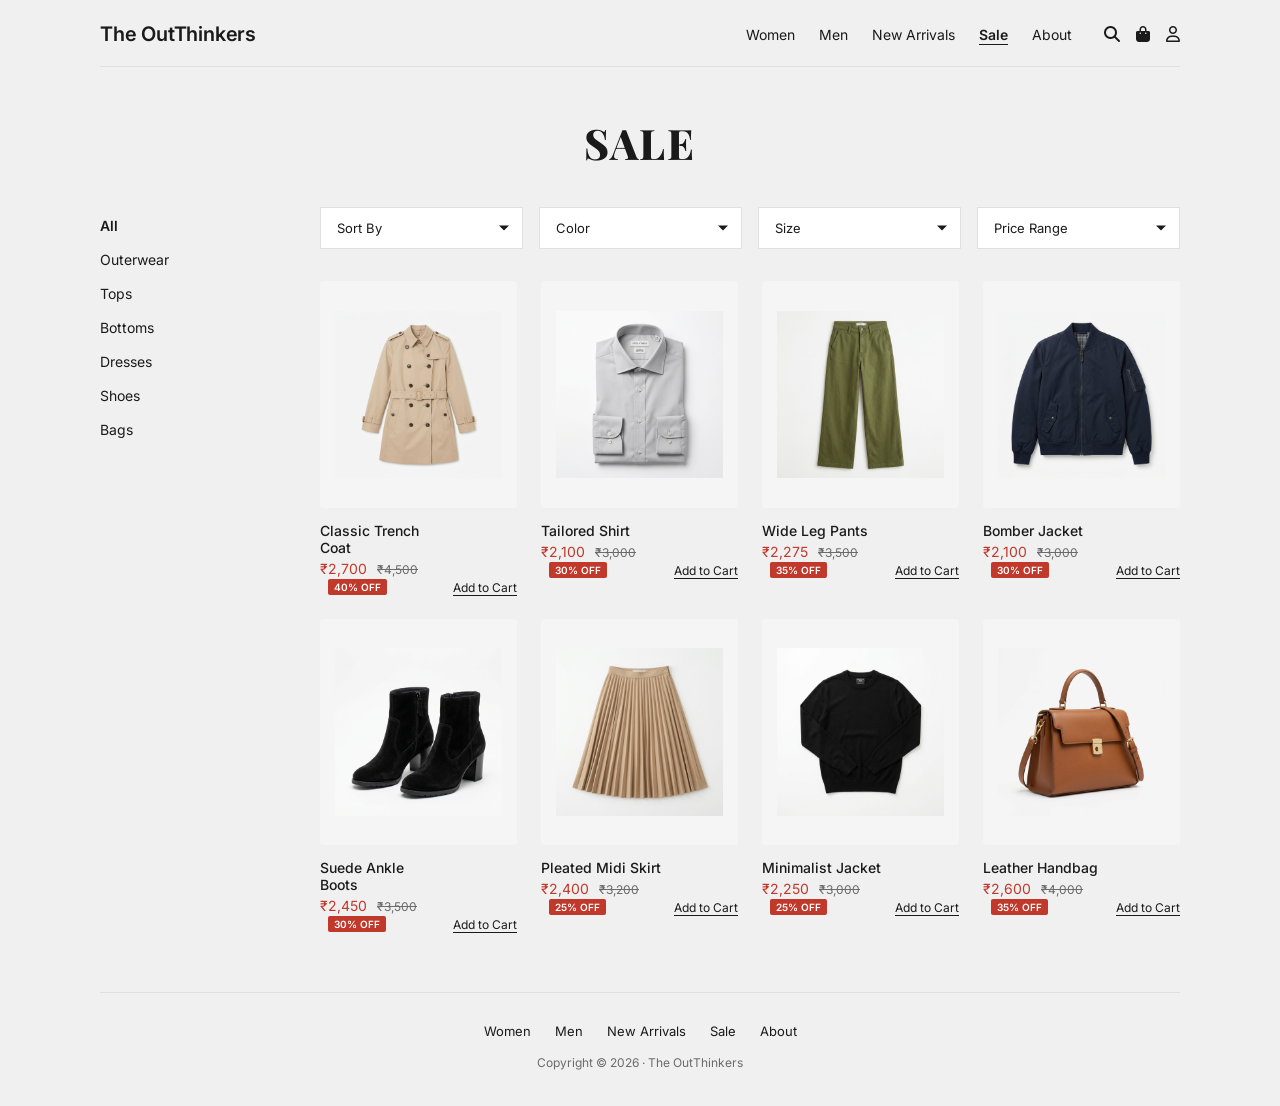
<file: sale.html>
<!DOCTYPE html>
<html lang="en">
<head>
  <meta charset="UTF-8">
  <meta name="viewport" content="width=device-width, initial-scale=1.0">
  <meta name="description" content="Sale at The OutThinkers — up to 40% off on curated men's and women's essentials.">
  <title>Sale — The OutThinkers</title>
  <link rel="icon" type="image/png" href="images/favicon.png">
  <link rel="preconnect" href="https://fonts.googleapis.com">
  <link rel="preconnect" href="https://fonts.gstatic.com" crossorigin>
  <link href="https://fonts.googleapis.com/css2?family=Inter:wght@400;500;600&family=Playfair+Display:wght@700;800;900&display=swap" rel="stylesheet">
  <link rel="stylesheet" href="https://cdnjs.cloudflare.com/ajax/libs/font-awesome/6.5.0/css/all.min.css">
  <link rel="stylesheet" href="css/category.css">
</head>
<body>
  <div class="page-shell">

    <!-- ───── Header / Navbar ───── -->
    <header class="topbar" id="topbar">
      <a class="brand" href="index.html" aria-label="The OutThinkers home">
        <span class="brand-name">The OutThinkers</span>
      </a>

      <div class="topbar-right">
        <nav class="site-nav" aria-label="Main navigation">
          <a href="women.html">Women</a>
          <a href="men.html">Men</a>
          <a href="new-arrivals.html">New Arrivals</a>
          <a href="sale.html" class="active">Sale</a>
          <a href="about.html">About</a>
        </nav>

        <div class="icon-actions">
          <a href="search.html" aria-label="Search" id="searchIcon"><i class="fa-solid fa-magnifying-glass"></i></a>
          <a href="cart.html" aria-label="View cart" id="cartIcon"><i class="fa-solid fa-bag-shopping"></i></a>
          <a href="account.html" aria-label="Account" id="accountIcon"><i class="fa-regular fa-user"></i></a>
        </div>
      </div>
    </header>

    <main>

      <!-- ───── Page Title ───── -->
      <section class="page-title">
        <h1>SALE</h1>
      </section>

      <!-- ───── Category Layout ───── -->
      <div class="category-layout">

        <!-- Sidebar -->
        <aside class="sidebar">
          <ul class="sidebar-nav">
            <li><a href="#" data-category="all" class="active">All</a></li>
            <li><a href="#" data-category="outerwear">Outerwear</a></li>
            <li><a href="#" data-category="tops">Tops</a></li>
            <li><a href="#" data-category="bottoms">Bottoms</a></li>
            <li><a href="#" data-category="dresses">Dresses</a></li>
            <li><a href="#" data-category="shoes">Shoes</a></li>
            <li><a href="#" data-category="bags">Bags</a></li>
          </ul>
        </aside>

        <!-- Main Content -->
        <div class="content-area">

          <!-- Filters -->
          <div class="filters-bar">
            <div class="filter-select">
              <select id="sortBy">
                <option value="featured">Sort By</option>
                <option value="price-low">Price: Low to High</option>
                <option value="price-high">Price: High to Low</option>
                <option value="name-az">Name: A–Z</option>
                <option value="name-za">Name: Z–A</option>
              </select>
            </div>
            <div class="filter-select">
              <select id="colorFilter">
                <option value="all">Color</option>
                <option value="beige">Beige</option>
                <option value="grey">Grey</option>
                <option value="black">Black</option>
                <option value="brown">Brown</option>
                <option value="navy">Navy</option>
                <option value="cream">Cream</option>
                <option value="olive">Olive</option>
              </select>
            </div>
            <div class="filter-select">
              <select id="sizeFilter">
                <option value="all">Size</option>
                <option value="XS">XS</option>
                <option value="S">S</option>
                <option value="M">M</option>
                <option value="L">L</option>
                <option value="XL">XL</option>
              </select>
            </div>
            <div class="filter-select">
              <select id="priceRange">
                <option value="all">Price Range</option>
                <option value="0-1000">Under ₹1,000</option>
                <option value="1000-2000">₹1,000 – ₹2,000</option>
                <option value="2000-3000">₹2,000 – ₹3,000</option>
                <option value="3000+">₹3,000+</option>
              </select>
            </div>
          </div>

          <!-- Product Grid -->
          <div class="product-grid" id="productGrid">

            <article class="product-card" data-product-id="sale-1" data-mrp="4500" data-discount="40" data-category="Sale" data-subcategory="outerwear" data-color="beige" data-sizes="S,M,L,XL">
              <div class="product-img-wrap">
                <img src="images/trench-coat.png" alt="Classic Trench Coat">
              </div>
              <div class="product-info">
                <div class="product-details">
                  <h3>Classic Trench Coat</h3>
                  <p class="price sale">₹2,700 <span class="original-price">₹4,500</span> <span class="discount-badge">40% OFF</span></p>
                </div>
                <button class="add-to-cart" data-product="sale-1">Add to Cart</button>
              </div>
            </article>

            <article class="product-card" data-product-id="sale-2" data-mrp="3000" data-discount="30" data-category="Sale" data-subcategory="tops" data-color="grey" data-sizes="S,M,L,XL">
              <div class="product-img-wrap">
                <img src="images/tailored-shirt.png" alt="Tailored Shirt">
              </div>
              <div class="product-info">
                <div class="product-details">
                  <h3>Tailored Shirt</h3>
                  <p class="price sale">₹2,100 <span class="original-price">₹3,000</span> <span class="discount-badge">30% OFF</span></p>
                </div>
                <button class="add-to-cart" data-product="sale-2">Add to Cart</button>
              </div>
            </article>

            <article class="product-card" data-product-id="sale-3" data-mrp="3500" data-discount="35" data-category="Sale" data-subcategory="bottoms" data-color="olive" data-sizes="XS,S,M,L,XL">
              <div class="product-img-wrap">
                <img src="images/wide-leg-pants.png" alt="Wide Leg Pants">
              </div>
              <div class="product-info">
                <div class="product-details">
                  <h3>Wide Leg Pants</h3>
                  <p class="price sale">₹2,275 <span class="original-price">₹3,500</span> <span class="discount-badge">35% OFF</span></p>
                </div>
                <button class="add-to-cart" data-product="sale-3">Add to Cart</button>
              </div>
            </article>

            <article class="product-card" data-product-id="sale-4" data-mrp="3000" data-discount="30" data-category="Sale" data-subcategory="outerwear" data-color="navy" data-sizes="M,L,XL">
              <div class="product-img-wrap">
                <img src="images/bomber-jacket.png" alt="Bomber Jacket">
              </div>
              <div class="product-info">
                <div class="product-details">
                  <h3>Bomber Jacket</h3>
                  <p class="price sale">₹2,100 <span class="original-price">₹3,000</span> <span class="discount-badge">30% OFF</span></p>
                </div>
                <button class="add-to-cart" data-product="sale-4">Add to Cart</button>
              </div>
            </article>

            <article class="product-card" data-product-id="sale-5" data-mrp="3500" data-discount="30" data-category="Sale" data-subcategory="shoes" data-color="black" data-sizes="5,6,7,8">
              <div class="product-img-wrap">
                <img src="images/ankle-boots.png" alt="Suede Ankle Boots">
              </div>
              <div class="product-info">
                <div class="product-details">
                  <h3>Suede Ankle Boots</h3>
                  <p class="price sale">₹2,450 <span class="original-price">₹3,500</span> <span class="discount-badge">30% OFF</span></p>
                </div>
                <button class="add-to-cart" data-product="sale-5">Add to Cart</button>
              </div>
            </article>

            <article class="product-card" data-product-id="sale-6" data-mrp="3200" data-discount="25" data-category="Sale" data-subcategory="bottoms" data-color="beige" data-sizes="XS,S,M,L,XL">
              <div class="product-img-wrap">
                <img src="images/midi-skirt.png" alt="Pleated Midi Skirt">
              </div>
              <div class="product-info">
                <div class="product-details">
                  <h3>Pleated Midi Skirt</h3>
                  <p class="price sale">₹2,400 <span class="original-price">₹3,200</span> <span class="discount-badge">25% OFF</span></p>
                </div>
                <button class="add-to-cart" data-product="sale-6">Add to Cart</button>
              </div>
            </article>

            <article class="product-card" data-product-id="sale-7" data-mrp="3000" data-discount="25" data-category="Sale" data-subcategory="tops" data-color="black" data-sizes="S,M,L,XL">
              <div class="product-img-wrap">
                <img src="images/minimalist-jacket.png" alt="Minimalist Jacket">
              </div>
              <div class="product-info">
                <div class="product-details">
                  <h3>Minimalist Jacket</h3>
                  <p class="price sale">₹2,250 <span class="original-price">₹3,000</span> <span class="discount-badge">25% OFF</span></p>
                </div>
                <button class="add-to-cart" data-product="sale-7">Add to Cart</button>
              </div>
            </article>

            <article class="product-card" data-product-id="sale-8" data-mrp="4000" data-discount="35" data-category="Sale" data-subcategory="bags" data-color="brown" data-sizes="one-size">
              <div class="product-img-wrap">
                <img src="images/leather-handbag.png" alt="Leather Handbag">
              </div>
              <div class="product-info">
                <div class="product-details">
                  <h3>Leather Handbag</h3>
                  <p class="price sale">₹2,600 <span class="original-price">₹4,000</span> <span class="discount-badge">35% OFF</span></p>
                </div>
                <button class="add-to-cart" data-product="sale-8">Add to Cart</button>
              </div>
            </article>

          </div>
        </div>

      </div>

    </main>

    <!-- ───── Footer ───── -->
    <footer class="site-footer" id="siteFooter">
      <nav class="footer-nav" aria-label="Footer navigation">
        <a href="women.html">Women</a>
        <a href="men.html">Men</a>
        <a href="new-arrivals.html">New Arrivals</a>
        <a href="sale.html">Sale</a>
        <a href="about.html">About</a>
      </nav>
      <p class="copyright">Copyright &copy; 2026 · The OutThinkers</p>
    </footer>

  </div>

  <script src="js/cartManager.js"></script>
  <script src="js/category.js"></script>
</body>
</html>
</file>
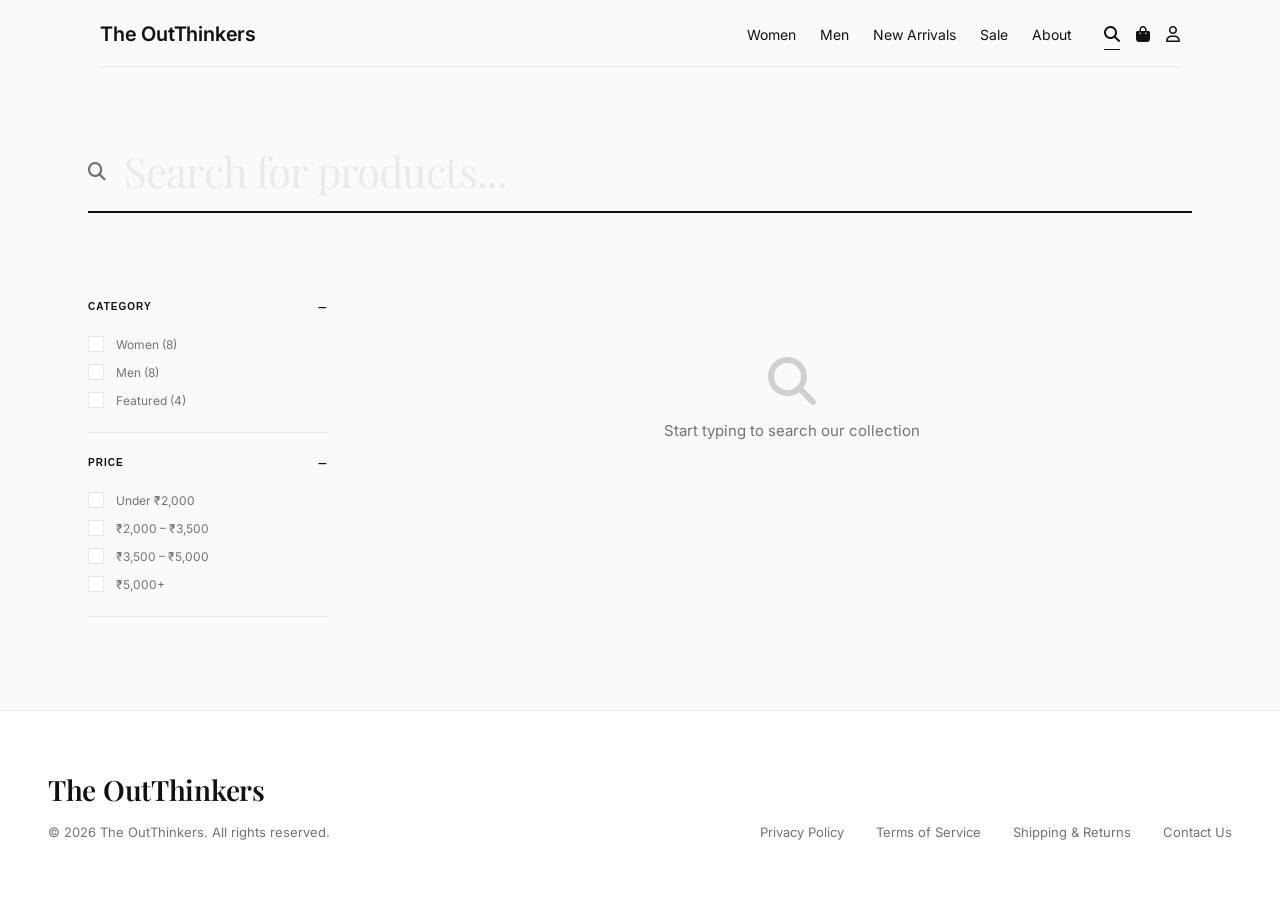
<file: search.html>
<!DOCTYPE html>
<html lang="en">

<head>
  <meta charset="UTF-8">
  <meta name="viewport" content="width=device-width, initial-scale=1.0">
  <meta name="description" content="Search products — The OutThinkers">
  <title>Search — The OutThinkers</title>
  <link rel="icon" type="image/png" href="images/favicon.png">
  <link rel="preconnect" href="https://fonts.googleapis.com">
  <link rel="preconnect" href="https://fonts.gstatic.com" crossorigin>
  <link
    href="https://fonts.googleapis.com/css2?family=Inter:wght@400;500;600&family=Playfair+Display:ital,wght@0,700;0,800;0,900;1,700;1,800;1,900&display=swap"
    rel="stylesheet">
  <link rel="stylesheet" href="https://cdnjs.cloudflare.com/ajax/libs/font-awesome/6.5.0/css/all.min.css">
  <link rel="stylesheet" href="css/search.css">
</head>

<body>
  <div class="page-shell">

    <!-- Header / Navbar -->
    <header class="topbar" id="topbar">
      <a class="brand" href="index.html" aria-label="The OutThinkers home">
        <span class="brand-name">The OutThinkers</span>
      </a>

      <div class="topbar-right">
        <nav class="site-nav" aria-label="Main navigation">
          <a href="women.html">Women</a>
          <a href="men.html">Men</a>
          <a href="new-arrivals.html">New Arrivals</a>
          <a href="sale.html">Sale</a>
          <a href="about.html">About</a>
        </nav>

        <div class="icon-actions">
          <a href="search.html" aria-label="Search" id="searchIcon" class="active"><i
              class="fa-solid fa-magnifying-glass"></i></a>
          <a href="cart.html" aria-label="View cart" id="cartIcon"><i class="fa-solid fa-bag-shopping"></i></a>
          <a href="account.html" aria-label="Account" id="accountIcon"><i class="fa-regular fa-user"></i></a>
        </div>
      </div>
    </header>

    <main class="search-container">

      <!-- Search Input -->
      <section class="search-header">
        <div class="search-input-wrap">
          <i class="fa-solid fa-magnifying-glass search-input-icon"></i>
          <input type="text" id="searchInput" class="search-input" placeholder="Search for products..." autofocus
            autocomplete="off">
          <button type="button" id="clearSearch" class="search-clear" style="display:none;" aria-label="Clear search">
            <i class="fa-solid fa-xmark"></i>
          </button>
        </div>
        <div class="search-meta" id="searchMeta" style="display:none;">
          <span class="result-count" id="resultCount"></span>
        </div>
      </section>

      <!-- Layout: Sidebar + Grid -->
      <div class="search-layout">

        <!-- Sidebar Filters -->
        <aside class="search-filters">

          <div class="filter-group">
            <button class="filter-toggle" aria-expanded="true">
              CATEGORY <i class="fa-solid fa-minus"></i>
            </button>
            <div class="filter-content open" id="categoryFilters">
              <!-- Dynamic filter checkboxes injected by JS -->
            </div>
          </div>

          <div class="filter-group">
            <button class="filter-toggle" aria-expanded="true">
              PRICE <i class="fa-solid fa-minus"></i>
            </button>
            <div class="filter-content open" id="priceFilters">
              <label class="custom-checkbox">
                <input type="checkbox" data-price="0-2000">
                <span class="checkmark"><i class="fa-solid fa-check"></i></span>
                <span class="checkbox-label">Under ₹2,000</span>
              </label>
              <label class="custom-checkbox">
                <input type="checkbox" data-price="2000-3500">
                <span class="checkmark"><i class="fa-solid fa-check"></i></span>
                <span class="checkbox-label">₹2,000 – ₹3,500</span>
              </label>
              <label class="custom-checkbox">
                <input type="checkbox" data-price="3500-5000">
                <span class="checkmark"><i class="fa-solid fa-check"></i></span>
                <span class="checkbox-label">₹3,500 – ₹5,000</span>
              </label>
              <label class="custom-checkbox">
                <input type="checkbox" data-price="5000+">
                <span class="checkmark"><i class="fa-solid fa-check"></i></span>
                <span class="checkbox-label">₹5,000+</span>
              </label>
            </div>
          </div>

        </aside>

        <!-- Product Grid -->
        <section class="search-grid" id="searchGrid">
          <!-- Dynamic results injected by search.js -->
          <div class="search-placeholder" id="searchPlaceholder">
            <i class="fa-solid fa-magnifying-glass"></i>
            <p>Start typing to search our collection</p>
          </div>
        </section>

      </div>

    </main>

    <!-- Footer -->
    <footer class="site-footer">
      <div class="footer-content">
        <div class="footer-left">
          <a class="brand footer-brand" href="index.html">
            <span class="brand-name">The OutThinkers</span>
          </a>
          <p class="copyright">&copy; 2026 The OutThinkers. All rights reserved.</p>
        </div>
        <div class="footer-right">
          <a href="#">Privacy Policy</a>
          <a href="#">Terms of Service</a>
          <a href="#">Shipping & Returns</a>
          <a href="#">Contact Us</a>
        </div>
      </div>
    </footer>

  </div>

  <script src="js/cartManager.js"></script>
  <script src="js/search.js"></script>
</body>

</html>
</file>
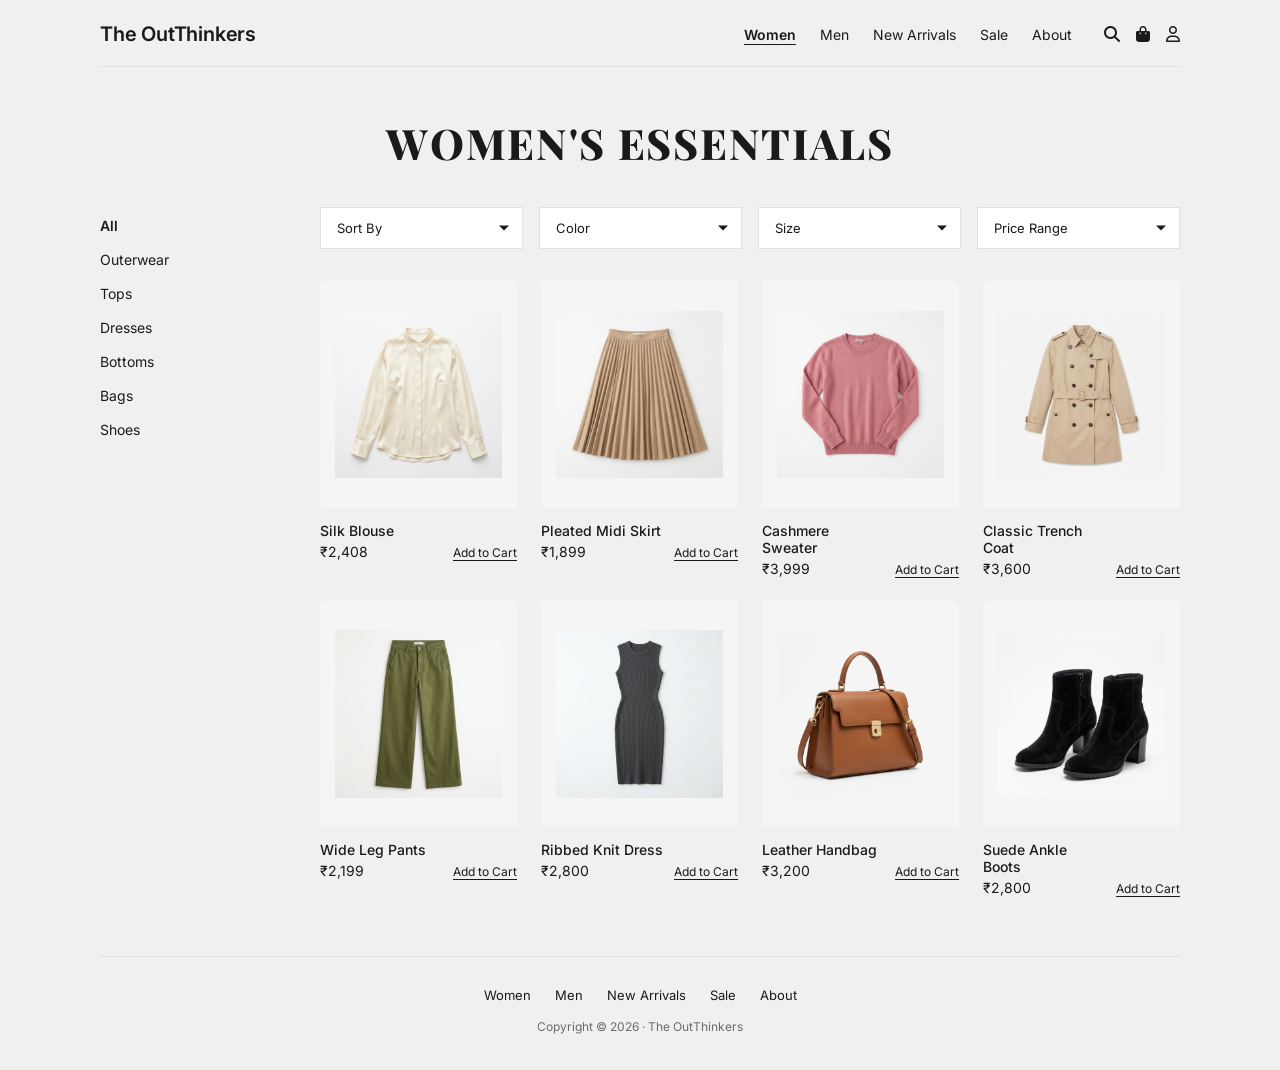
<file: women.html>
<!DOCTYPE html>
<html lang="en">
<head>
  <meta charset="UTF-8">
  <meta name="viewport" content="width=device-width, initial-scale=1.0">
  <meta name="description" content="Shop women's essentials at The OutThinkers — dresses, tops, bottoms, bags and shoes.">
  <title>Women's Essentials — The OutThinkers</title>
  <link rel="icon" type="image/png" href="images/favicon.png">
  <link rel="preconnect" href="https://fonts.googleapis.com">
  <link rel="preconnect" href="https://fonts.gstatic.com" crossorigin>
  <link href="https://fonts.googleapis.com/css2?family=Inter:wght@400;500;600&family=Playfair+Display:wght@700;800;900&display=swap" rel="stylesheet">
  <link rel="stylesheet" href="https://cdnjs.cloudflare.com/ajax/libs/font-awesome/6.5.0/css/all.min.css">
  <link rel="stylesheet" href="css/category.css">
</head>
<body>
  <div class="page-shell">

    <!-- ───── Header / Navbar ───── -->
    <header class="topbar" id="topbar">
      <a class="brand" href="index.html" aria-label="The OutThinkers home">
        <span class="brand-name">The OutThinkers</span>
      </a>

      <div class="topbar-right">
        <nav class="site-nav" aria-label="Main navigation">
          <a href="women.html" class="active">Women</a>
          <a href="men.html">Men</a>
          <a href="new-arrivals.html">New Arrivals</a>
          <a href="sale.html">Sale</a>
          <a href="about.html">About</a>
        </nav>

        <div class="icon-actions">
          <a href="search.html" aria-label="Search" id="searchIcon"><i class="fa-solid fa-magnifying-glass"></i></a>
          <a href="cart.html" aria-label="View cart" id="cartIcon"><i class="fa-solid fa-bag-shopping"></i></a>
          <a href="account.html" aria-label="Account" id="accountIcon"><i class="fa-regular fa-user"></i></a>
        </div>
      </div>
    </header>

    <main>

      <!-- ───── Page Title ───── -->
      <section class="page-title">
        <h1>WOMEN'S ESSENTIALS</h1>
      </section>

      <!-- ───── Category Layout ───── -->
      <div class="category-layout">

        <!-- Sidebar -->
        <aside class="sidebar">
          <ul class="sidebar-nav">
            <li><a href="#" data-category="all" class="active">All</a></li>
            <li><a href="#" data-category="outerwear">Outerwear</a></li>
            <li><a href="#" data-category="tops">Tops</a></li>
            <li><a href="#" data-category="dresses">Dresses</a></li>
            <li><a href="#" data-category="bottoms">Bottoms</a></li>
            <li><a href="#" data-category="bags">Bags</a></li>
            <li><a href="#" data-category="shoes">Shoes</a></li>
          </ul>
        </aside>

        <!-- Main Content -->
        <div class="content-area">

          <!-- Filters -->
          <div class="filters-bar">
            <div class="filter-select">
              <select id="sortBy">
                <option value="featured">Sort By</option>
                <option value="price-low">Price: Low to High</option>
                <option value="price-high">Price: High to Low</option>
                <option value="name-az">Name: A–Z</option>
                <option value="name-za">Name: Z–A</option>
              </select>
            </div>
            <div class="filter-select">
              <select id="colorFilter">
                <option value="all">Color</option>
                <option value="cream">Cream</option>
                <option value="beige">Beige</option>
                <option value="pink">Pink</option>
                <option value="grey">Grey</option>
                <option value="olive">Olive</option>
                <option value="black">Black</option>
                <option value="brown">Brown</option>
              </select>
            </div>
            <div class="filter-select">
              <select id="sizeFilter">
                <option value="all">Size</option>
                <option value="XS">XS</option>
                <option value="S">S</option>
                <option value="M">M</option>
                <option value="L">L</option>
                <option value="XL">XL</option>
              </select>
            </div>
            <div class="filter-select">
              <select id="priceRange">
                <option value="all">Price Range</option>
                <option value="0-1000">Under ₹1,000</option>
                <option value="1000-2000">₹1,000 – ₹2,000</option>
                <option value="2000-3000">₹2,000 – ₹3,000</option>
                <option value="3000+">₹3,000+</option>
              </select>
            </div>
          </div>

          <!-- Product Grid -->
          <div class="product-grid" id="productGrid">

            <article class="product-card" data-product-id="women-1" data-mrp="2800" data-discount="14" data-category="Women" data-subcategory="tops" data-color="cream" data-sizes="XS,S,M,L">
              <div class="product-img-wrap">
                <img src="images/silk-blouse.png" alt="Silk Blouse">
              </div>
              <div class="product-info">
                <div class="product-details">
                  <h3>Silk Blouse</h3>
                  <p class="price">₹2,408</p>
                </div>
                <button class="add-to-cart" data-product="women-1">Add to Cart</button>
              </div>
            </article>

            <article class="product-card" data-product-id="women-2" data-mrp="3200" data-discount="25" data-category="Women" data-subcategory="bottoms" data-color="beige" data-sizes="XS,S,M,L,XL">
              <div class="product-img-wrap">
                <img src="images/midi-skirt.png" alt="Pleated Midi Skirt">
              </div>
              <div class="product-info">
                <div class="product-details">
                  <h3>Pleated Midi Skirt</h3>
                  <p class="price">₹1,899</p>
                </div>
                <button class="add-to-cart" data-product="women-2">Add to Cart</button>
              </div>
            </article>

            <article class="product-card" data-product-id="women-3" data-mrp="4999" data-discount="20" data-category="Women" data-subcategory="tops" data-color="pink" data-sizes="S,M,L">
              <div class="product-img-wrap">
                <img src="images/cashmere-sweater.png" alt="Cashmere Sweater">
              </div>
              <div class="product-info">
                <div class="product-details">
                  <h3>Cashmere Sweater</h3>
                  <p class="price">₹3,999</p>
                </div>
                <button class="add-to-cart" data-product="women-3">Add to Cart</button>
              </div>
            </article>

            <article class="product-card" data-product-id="women-4" data-mrp="4500" data-discount="20" data-category="Women" data-subcategory="outerwear" data-color="beige" data-sizes="S,M,L,XL">
              <div class="product-img-wrap">
                <img src="images/trench-coat.png" alt="Classic Trench Coat">
              </div>
              <div class="product-info">
                <div class="product-details">
                  <h3>Classic Trench Coat</h3>
                  <p class="price">₹3,600</p>
                </div>
                <button class="add-to-cart" data-product="women-4">Add to Cart</button>
              </div>
            </article>

            <article class="product-card" data-product-id="women-5" data-mrp="2499" data-discount="12" data-category="Women" data-subcategory="bottoms" data-color="olive" data-sizes="XS,S,M,L,XL">
              <div class="product-img-wrap">
                <img src="images/wide-leg-pants.png" alt="Wide Leg Pants">
              </div>
              <div class="product-info">
                <div class="product-details">
                  <h3>Wide Leg Pants</h3>
                  <p class="price">₹2,199</p>
                </div>
                <button class="add-to-cart" data-product="women-5">Add to Cart</button>
              </div>
            </article>

            <article class="product-card" data-product-id="women-6" data-mrp="3500" data-discount="20" data-category="Women" data-subcategory="dresses" data-color="grey" data-sizes="XS,S,M,L">
              <div class="product-img-wrap">
                <img src="images/knit-dress.png" alt="Ribbed Knit Dress">
              </div>
              <div class="product-info">
                <div class="product-details">
                  <h3>Ribbed Knit Dress</h3>
                  <p class="price">₹2,800</p>
                </div>
                <button class="add-to-cart" data-product="women-6">Add to Cart</button>
              </div>
            </article>

            <article class="product-card" data-product-id="women-7" data-mrp="4000" data-discount="20" data-category="Women" data-subcategory="bags" data-color="brown" data-sizes="one-size">
              <div class="product-img-wrap">
                <img src="images/leather-handbag.png" alt="Leather Handbag">
              </div>
              <div class="product-info">
                <div class="product-details">
                  <h3>Leather Handbag</h3>
                  <p class="price">₹3,200</p>
                </div>
                <button class="add-to-cart" data-product="women-7">Add to Cart</button>
              </div>
            </article>

            <article class="product-card" data-product-id="women-8" data-mrp="3500" data-discount="20" data-category="Women" data-subcategory="shoes" data-color="black" data-sizes="5,6,7,8">
              <div class="product-img-wrap">
                <img src="images/ankle-boots.png" alt="Suede Ankle Boots">
              </div>
              <div class="product-info">
                <div class="product-details">
                  <h3>Suede Ankle Boots</h3>
                  <p class="price">₹2,800</p>
                </div>
                <button class="add-to-cart" data-product="women-8">Add to Cart</button>
              </div>
            </article>

          </div>
        </div>

      </div>

    </main>

    <!-- ───── Footer ───── -->
    <footer class="site-footer" id="siteFooter">
      <nav class="footer-nav" aria-label="Footer navigation">
        <a href="women.html">Women</a>
        <a href="men.html">Men</a>
        <a href="new-arrivals.html">New Arrivals</a>
        <a href="sale.html">Sale</a>
        <a href="about.html">About</a>
      </nav>
      <p class="copyright">Copyright &copy; 2026 · The OutThinkers</p>
    </footer>

  </div>

  <script src="js/cartManager.js"></script>
  <script src="js/category.js"></script>
</body>
</html>
</file>
<file: css/index.css>
/* ══════════════════════════════════════════
   The OutThinkers – index.css
   Matches the uploaded reference design
   ══════════════════════════════════════════ */

/* ── Reset & Base ───────────────────────── */
*,
*::before,
*::after {
  margin: 0;
  padding: 0;
  box-sizing: border-box;
}

:root {
  --bg: #f0f0f0;
  --card-bg: #f5f5f5;
  --ink: #1a1a1a;
  --muted: #6b6b6b;
  --border: #e0e0e0;
  --font-sans: "Inter", system-ui, sans-serif;
  --font-serif: "Playfair Display", "Georgia", serif;
}

html {
  scroll-behavior: smooth;
}

body {
  font-family: var(--font-sans);
  background: var(--bg);
  color: var(--ink);
  -webkit-font-smoothing: antialiased;
  -moz-osx-font-smoothing: grayscale;
}

a {
  color: inherit;
  text-decoration: none;
}

img {
  display: block;
  max-width: 100%;
}

button {
  font-family: inherit;
  cursor: pointer;
}

/* ── Page Shell ─────────────────────────── */
.page-shell {
  max-width: 1160px;
  margin: 0 auto;
  padding: 0 40px;
}

/* ══════════════════════════════════════════
   HEADER / TOPBAR
   ══════════════════════════════════════════ */
.topbar {
  display: flex;
  align-items: center;
  justify-content: space-between;
  padding: 22px 0 20px;
  border-bottom: 1px solid var(--border);
}

.brand {
  display: inline-flex;
  align-items: center;
  gap: 0;
}

.brand-name {
  font-family: var(--font-sans);
  font-weight: 600;
  font-size: 20px;
  letter-spacing: -0.01em;
  color: var(--ink);
}

.topbar-right {
  display: flex;
  align-items: center;
  gap: 32px;
}

.site-nav {
  display: flex;
  gap: 24px;
  align-items: center;
}

.site-nav a {
  font-size: 14px;
  font-weight: 400;
  color: var(--ink);
  transition: opacity 0.2s ease;
}

.site-nav a:hover {
  opacity: 0.6;
}

.icon-actions {
  display: flex;
  gap: 16px;
  align-items: center;
}

.icon-actions a {
  font-size: 16px;
  color: var(--ink);
  transition: opacity 0.2s ease;
}

.icon-actions a:hover {
  opacity: 0.55;
}

/* ══════════════════════════════════════════
   HERO
   ══════════════════════════════════════════ */
.hero {
  display: grid;
  grid-template-columns: 1fr 1fr;
  align-items: center;
  gap: 40px;
  padding: 60px 0 50px;
  min-height: 500px;
}

.hero-copy {
  display: flex;
  flex-direction: column;
  gap: 0;
}

.hero-copy h1 {
  font-family: var(--font-serif);
  font-weight: 900;
  font-size: clamp(52px, 6.5vw, 90px);
  line-height: 0.95;
  letter-spacing: -0.02em;
  color: var(--ink);
  margin-bottom: 20px;
}

.hero-tagline {
  font-family: var(--font-sans);
  font-size: 14px;
  font-weight: 400;
  letter-spacing: 0.12em;
  color: var(--ink);
  margin-bottom: 32px;
}

.btn-shop {
  display: inline-block;
  background: var(--ink);
  color: #fff;
  font-size: 12px;
  font-weight: 600;
  letter-spacing: 0.1em;
  padding: 14px 28px;
  border: none;
  transition: background 0.25s ease, transform 0.2s ease;
  align-self: flex-start;
}

.btn-shop:hover {
  background: #333;
  transform: translateY(-1px);
}

.hero-image {
  display: flex;
  justify-content: center;
  align-items: flex-end;
  overflow: hidden;
}

.hero-image img {
  width: 100%;
  max-width: 480px;
  height: auto;
  object-fit: cover;
  object-position: top center;
}

/* ══════════════════════════════════════════
   FEATURED COLLECTION
   ══════════════════════════════════════════ */
.featured {
  padding: 30px 0 50px;
}

.featured-heading {
  font-family: var(--font-sans);
  font-weight: 600;
  font-size: 16px;
  letter-spacing: 0.12em;
  color: var(--ink);
  margin-bottom: 30px;
}

.product-grid {
  display: grid;
  grid-template-columns: repeat(4, 1fr);
  gap: 24px;
}

/* ── Product Card ──────────────────────── */
.product-card {
  display: flex;
  flex-direction: column;
}

.product-img-wrap {
  background: var(--card-bg);
  border-radius: 4px;
  overflow: hidden;
  aspect-ratio: 1 / 1.15;
  display: flex;
  align-items: center;
  justify-content: center;
  margin-bottom: 14px;
}

.product-img-wrap img {
  width: 85%;
  height: 85%;
  object-fit: contain;
  transition: transform 0.35s ease;
}

.product-card:hover .product-img-wrap img {
  transform: scale(1.05);
}

.product-info {
  display: flex;
  align-items: flex-end;
  justify-content: space-between;
  gap: 8px;
}

.product-details h3 {
  font-family: var(--font-sans);
  font-size: 14px;
  font-weight: 500;
  color: var(--ink);
  margin-bottom: 4px;
}

.product-details .price {
  font-family: var(--font-sans);
  font-size: 14px;
  font-weight: 400;
  color: var(--ink);
}

.add-to-cart {
  background: none;
  border: none;
  font-size: 12px;
  font-weight: 400;
  color: var(--ink);
  padding: 0;
  text-decoration: underline;
  text-underline-offset: 3px;
  white-space: nowrap;
  transition: opacity 0.2s ease;
}

.add-to-cart:hover {
  opacity: 0.6;
}

/* ══════════════════════════════════════════
   FOOTER
   ══════════════════════════════════════════ */
.site-footer {
  border-top: 1px solid var(--border);
  padding: 30px 0 36px;
  text-align: center;
}

.footer-nav {
  display: flex;
  justify-content: center;
  gap: 24px;
  margin-bottom: 16px;
}

.footer-nav a {
  font-size: 13px;
  font-weight: 400;
  color: var(--ink);
  transition: opacity 0.2s ease;
}

.footer-nav a:hover {
  opacity: 0.6;
}

.copyright {
  font-size: 12px;
  color: var(--muted);
}

/* ══════════════════════════════════════════
   RESPONSIVE
   ══════════════════════════════════════════ */
@media (max-width: 960px) {
  .page-shell {
    padding: 0 24px;
  }

  .hero {
    grid-template-columns: 1fr;
    gap: 30px;
    padding: 40px 0;
    min-height: auto;
  }

  .hero-copy h1 {
    font-size: 56px;
  }

  .hero-image img {
    max-width: 360px;
  }

  .product-grid {
    grid-template-columns: repeat(2, 1fr);
    gap: 20px;
  }

  .topbar-right {
    gap: 20px;
  }

  .site-nav {
    gap: 16px;
  }

  .site-nav a {
    font-size: 13px;
  }
}

@media (max-width: 640px) {
  .page-shell {
    padding: 0 16px;
  }

  .topbar {
    flex-wrap: wrap;
    gap: 12px;
    padding: 16px 0;
  }

  .topbar-right {
    flex-wrap: wrap;
    gap: 12px;
  }

  .site-nav {
    order: 3;
    width: 100%;
    justify-content: center;
    flex-wrap: wrap;
    gap: 12px;
  }

  .hero {
    padding: 30px 0;
    text-align: center;
  }

  .hero-copy h1 {
    font-size: 44px;
  }

  .btn-shop {
    align-self: center;
  }

  .hero-image img {
    max-width: 280px;
  }

  .product-grid {
    grid-template-columns: 1fr 1fr;
    gap: 16px;
  }

  .product-info {
    flex-direction: column;
    align-items: flex-start;
    gap: 6px;
  }

  .footer-nav {
    flex-wrap: wrap;
    gap: 14px;
  }
}
</file>
<file: css/about.css>
/* ══════════════════════════════════════════
   The OutThinkers – about.css
   Matches the reference design exactly
   ══════════════════════════════════════════ */

/* ── Reset & Base ───────────────────────── */
*,
*::before,
*::after {
  margin: 0;
  padding: 0;
  box-sizing: border-box;
}

:root {
  --bg: #f0f0f0;
  --ink: #1a1a1a;
  --muted: #6b6b6b;
  --border: #e0e0e0;
  --font-sans: "Inter", system-ui, sans-serif;
  --font-serif: "Playfair Display", "Georgia", serif;
}

html {
  scroll-behavior: smooth;
}

body {
  font-family: var(--font-sans);
  background: var(--bg);
  color: var(--ink);
  -webkit-font-smoothing: antialiased;
  -moz-osx-font-smoothing: grayscale;
}

a {
  color: inherit;
  text-decoration: none;
}

img {
  display: block;
  max-width: 100%;
}

/* ── Page Shell ─────────────────────────── */
.page-shell {
  max-width: 1160px;
  margin: 0 auto;
  padding: 0 40px;
}

/* ══════════════════════════════════════════
   HEADER / TOPBAR
   ══════════════════════════════════════════ */
.topbar {
  display: flex;
  align-items: center;
  justify-content: space-between;
  padding: 22px 0 20px;
  border-bottom: 1px solid var(--border);
}

.brand {
  display: inline-flex;
  align-items: center;
}

.brand-name {
  font-family: var(--font-sans);
  font-weight: 600;
  font-size: 20px;
  letter-spacing: -0.01em;
  color: var(--ink);
}

.topbar-right {
  display: flex;
  align-items: center;
  gap: 32px;
}

.site-nav {
  display: flex;
  gap: 24px;
  align-items: center;
}

.site-nav a {
  font-size: 14px;
  font-weight: 400;
  color: var(--ink);
  transition: opacity 0.2s ease;
}

.site-nav a:hover {
  opacity: 0.6;
}

.site-nav a.active {
  font-weight: 600;
  text-decoration: underline;
  text-underline-offset: 4px;
}

.icon-actions {
  display: flex;
  gap: 16px;
  align-items: center;
}

.icon-actions a {
  font-size: 16px;
  color: var(--ink);
  transition: opacity 0.2s ease;
}

.icon-actions a:hover {
  opacity: 0.55;
}

/* ══════════════════════════════════════════
   ABOUT HERO BANNER
   ══════════════════════════════════════════ */
.about-hero {
  position: relative;
  width: 100%;
  overflow: hidden;
  margin-top: 0;
}

.about-hero-img {
  width: 100%;
  height: 380px;
  object-fit: cover;
  object-position: center;
  display: block;
  filter: brightness(0.75);
}

.about-hero-overlay {
  position: absolute;
  inset: 0;
  display: flex;
  align-items: center;
  justify-content: center;
  text-align: center;
  padding: 40px;
}

.about-hero-overlay h1 {
  font-family: var(--font-serif);
  font-weight: 400;
  font-style: italic;
  font-size: clamp(28px, 4.5vw, 48px);
  letter-spacing: 0.06em;
  line-height: 1.25;
  color: #fff;
}

.about-hero-overlay h1 em {
  font-style: italic;
  font-weight: 400;
}

/* ══════════════════════════════════════════
   ABOUT CONTENT — Two Column
   ══════════════════════════════════════════ */
.about-content {
  padding: 60px 0 70px;
}

.about-grid {
  display: grid;
  grid-template-columns: 1fr 1fr;
  gap: 60px;
  align-items: start;
}

/* Portrait */
.about-portrait {
  overflow: hidden;
}

.about-portrait img {
  width: 100%;
  max-width: 420px;
  height: auto;
  object-fit: cover;
  aspect-ratio: 3 / 4;
}

/* Text */
.about-text {
  padding-top: 10px;
}

.about-lead {
  font-family: var(--font-sans);
  font-size: 18px;
  font-weight: 400;
  color: var(--ink);
  margin-bottom: 28px;
  line-height: 1.5;
}

.about-body {
  font-family: var(--font-sans);
  font-size: 15px;
  font-weight: 400;
  color: var(--ink);
  line-height: 1.7;
  margin-bottom: 20px;
}

.about-divider {
  border: none;
  border-top: 1px solid var(--ink);
  margin-top: 36px;
  width: 100%;
}

/* ══════════════════════════════════════════
   FOOTER
   ══════════════════════════════════════════ */
.site-footer {
  border-top: 1px solid var(--border);
  padding: 30px 0 36px;
  text-align: center;
}

.footer-nav {
  display: flex;
  justify-content: center;
  gap: 24px;
  margin-bottom: 16px;
}

.footer-nav a {
  font-size: 13px;
  font-weight: 400;
  color: var(--ink);
  transition: opacity 0.2s ease;
}

.footer-nav a:hover {
  opacity: 0.6;
}

.copyright {
  font-size: 12px;
  color: var(--muted);
}

/* ══════════════════════════════════════════
   RESPONSIVE
   ══════════════════════════════════════════ */
@media (max-width: 960px) {
  .page-shell {
    padding: 0 24px;
  }

  .about-hero-img {
    height: 300px;
  }

  .about-grid {
    gap: 40px;
  }

  .topbar-right {
    gap: 20px;
  }

  .site-nav {
    gap: 16px;
  }

  .site-nav a {
    font-size: 13px;
  }
}

@media (max-width: 640px) {
  .page-shell {
    padding: 0 16px;
  }

  .topbar {
    flex-wrap: wrap;
    gap: 12px;
    padding: 16px 0;
  }

  .topbar-right {
    flex-wrap: wrap;
    gap: 12px;
  }

  .site-nav {
    order: 3;
    width: 100%;
    justify-content: center;
    flex-wrap: wrap;
    gap: 12px;
  }

  .about-hero-img {
    height: 220px;
  }

  .about-hero-overlay h1 {
    font-size: 22px;
  }

  .about-grid {
    grid-template-columns: 1fr;
    gap: 30px;
  }

  .about-portrait img {
    max-width: 100%;
  }

  .footer-nav {
    flex-wrap: wrap;
    gap: 14px;
  }
}
</file>
<file: css/account.css>
/* ══════════════════════════════════════════
   The OutThinkers – account.css
   Matches the Account Page reference design
   ══════════════════════════════════════════ */

/* ── Reset & Base ───────────────────────── */
*,
*::before,
*::after {
  margin: 0;
  padding: 0;
  box-sizing: border-box;
}

:root {
  --bg: #fafafa;
  --bg-white: #ffffff;
  --ink: #111111;
  --muted: #737373;
  --border: #eaeaea;
  --font-sans: "Inter", system-ui, sans-serif;
  --font-serif: "Playfair Display", "Georgia", serif;
  
  --status-delivered: #2ecc71;
  --status-processing: #f39c12;
}

html {
  scroll-behavior: smooth;
}

body {
  font-family: var(--font-sans);
  background: var(--bg);
  color: var(--ink);
  -webkit-font-smoothing: antialiased;
  -moz-osx-font-smoothing: grayscale;
}

a {
  color: inherit;
  text-decoration: none;
}

/* ── Page Shell ─────────────────────────── */
.page-shell {
  display: flex;
  flex-direction: column;
  min-height: 100vh;
}

/* ══════════════════════════════════════════
   HEADER / TOPBAR
   ══════════════════════════════════════════ */
.topbar {
  display: flex;
  align-items: center;
  justify-content: space-between;
  max-width: 1080px;
  margin: 0 auto;
  width: calc(100% - 80px);
  padding: 22px 0 20px;
  background: var(--bg);
  border-bottom: 1px solid var(--border);
}

.brand {
  display: inline-flex;
  align-items: center;
  gap: 0;
}

.brand-name {
  font-family: var(--font-sans);
  font-weight: 600;
  font-size: 20px;
  letter-spacing: -0.01em;
  color: var(--ink);
}

.topbar-right {
  display: flex;
  align-items: center;
  gap: 32px;
}

.site-nav {
  display: flex;
  gap: 24px;
  align-items: center;
}

.site-nav a {
  font-size: 14px;
  font-weight: 400;
  text-transform: none;
  color: var(--ink);
  transition: opacity 0.2s ease;
}

.site-nav a:hover,
.site-nav a.active {
  opacity: 0.6;
}

.icon-actions {
  display: flex;
  gap: 16px;
  align-items: center;
}

.icon-actions a {
  font-size: 16px;
  color: var(--ink);
  transition: opacity 0.2s ease;
  position: relative;
}

.icon-actions a:hover {
  opacity: 0.55;
}

.icon-actions a.active::after {
  content: '';
  position: absolute;
  bottom: -6px;
  left: 0;
  width: 100%;
  height: 1px;
  background: var(--ink);
}

/* ══════════════════════════════════════════
   MAIN ACCOUNT CONTAINER
   ══════════════════════════════════════════ */
.account-container {
  max-width: 1200px;
  margin: 0 auto;
  padding: 80px 48px;
  width: 100%;
  flex: 1;
}

.account-layout {
  display: grid;
  grid-template-columns: 240px 1fr;
  gap: 80px;
  align-items: start;
}

/* ── Left Sidebar (Navigation) ──────────── */
.account-sidebar {
  position: sticky;
  top: 40px;
}

.account-nav {
  display: flex;
  flex-direction: column;
  gap: 24px;
}

.nav-link {
  font-size: 13px;
  color: var(--muted);
  position: relative;
  display: inline-block;
  width: max-content;
  transition: color 0.2s ease;
}

.nav-link:hover {
  color: var(--ink);
}

.nav-link.active {
  color: var(--ink);
  font-weight: 500;
}

.nav-link.active::after {
  content: '';
  position: absolute;
  bottom: -4px;
  left: 0;
  width: 100%;
  height: 1px;
  background: var(--ink);
}

.nav-link.sign-out {
  margin-top: 40px;
  color: var(--ink);
}

/* ── Right Content Area ─────────────────── */
.account-header {
  margin-bottom: 64px;
}

.welcome-text {
  font-family: var(--font-serif);
  font-weight: 700;
  font-size: 40px;
  letter-spacing: -0.02em;
  margin-bottom: 8px;
}

.member-since {
  font-size: 13px;
  color: var(--muted);
}

.tab-pane {
  display: none;
}

.tab-pane.active {
  display: block;
}

.section-title {
  font-size: 10px;
  letter-spacing: 0.1em;
  text-transform: uppercase;
  color: var(--muted);
  margin-bottom: 32px;
  font-weight: 600;
}

/* ── Orders Table ───────────────────────── */
.orders-table-wrapper {
  overflow-x: auto;
}

.orders-table {
  width: 100%;
  border-collapse: collapse;
}

.orders-table th {
  text-align: left;
  font-size: 10px;
  letter-spacing: 0.1em;
  color: var(--muted);
  text-transform: uppercase;
  font-weight: 500;
  padding-bottom: 24px;
  border-bottom: 1px solid var(--border);
}

.orders-table td {
  padding: 24px 0;
  font-size: 14px;
  color: var(--ink);
  border-bottom: 1px solid var(--border);
}

.order-number a {
  text-decoration: underline;
  text-decoration-color: var(--border);
  text-underline-offset: 4px;
}

.order-number a:hover {
  text-decoration-color: var(--ink);
}

.status-dot {
  display: inline-block;
  width: 6px;
  height: 6px;
  border-radius: 50%;
  margin-right: 8px;
  vertical-align: middle;
}

.status-delivered {
  background-color: var(--status-delivered);
}

.status-processing {
  background-color: var(--status-processing);
}

/* ── Profile Details ────────────────────── */
.profile-details {
  max-width: 480px;
}

.detail-row {
  display: flex;
  margin-bottom: 24px;
  padding-bottom: 24px;
  border-bottom: 1px solid var(--border);
}

.detail-label {
  width: 120px;
  font-size: 13px;
  color: var(--muted);
}

.detail-value {
  font-size: 14px;
  color: var(--ink);
}

.btn-outline {
  background: none;
  border: 1px solid var(--ink);
  color: var(--ink);
  padding: 14px 24px;
  font-size: 10px;
  font-weight: 600;
  letter-spacing: 0.1em;
  cursor: pointer;
  margin-top: 24px;
  transition: all 0.2s ease;
}

.btn-outline:hover {
  background: var(--ink);
  color: var(--bg-white);
}

/* ── Address Cards ──────────────────────── */
.address-list {
  display: grid;
  grid-template-columns: repeat(auto-fill, minmax(300px, 1fr));
  gap: 24px;
  margin-bottom: 40px;
}

.address-card {
  border: 1px solid var(--border);
  padding: 32px;
  background: var(--bg-white);
}

.address-card h3 {
  font-size: 14px;
  font-weight: 600;
  margin-bottom: 16px;
}

.address-card p {
  font-size: 13px;
  color: var(--muted);
  line-height: 1.6;
  margin-bottom: 24px;
}

.btn-text {
  background: none;
  border: none;
  font-size: 12px;
  text-decoration: underline;
  text-underline-offset: 4px;
  cursor: pointer;
  color: var(--ink);
}

/* ══════════════════════════════════════════
   FOOTER
   ══════════════════════════════════════════ */
.site-footer {
  background: var(--bg-white);
  border-top: 1px solid var(--border);
  padding: 60px 48px;
  margin-top: auto;
}

.footer-content {
  max-width: 1200px;
  margin: 0 auto;
  display: flex;
  justify-content: space-between;
  align-items: flex-end;
}

.footer-left .brand-name {
  font-family: var(--font-serif);
  font-size: 28px;
  display: block;
  margin-bottom: 16px;
}

.copyright {
  font-size: 13px;
  color: var(--muted);
}

.footer-right {
  display: flex;
  gap: 32px;
}

.footer-right a {
  font-size: 13px;
  color: var(--muted);
  transition: color 0.2s ease;
}

.footer-right a:hover {
  color: var(--ink);
}

/* ══════════════════════════════════════════
   RESPONSIVE
   ══════════════════════════════════════════ */
@media (max-width: 1024px) {
  .account-layout {
    grid-template-columns: 200px 1fr;
    gap: 40px;
  }
}

@media (max-width: 768px) {
  .topbar {
    grid-template-columns: 1fr 1fr;
    padding: 16px 24px;
    gap: 16px;
  }
  
  .site-nav {
    display: none;
  }
  
  .brand {
    text-align: left;
  }
  
  .account-container {
    padding: 40px 24px;
  }
  
  .account-layout {
    grid-template-columns: 1fr;
    gap: 48px;
  }
  
  .account-sidebar {
    position: static;
    padding-bottom: 32px;
    border-bottom: 1px solid var(--border);
  }
  
  .account-nav {
    flex-direction: row;
    flex-wrap: wrap;
    gap: 24px;
  }
  
  .nav-link.sign-out {
    margin-top: 0;
  }
  
  .welcome-text {
    font-size: 32px;
  }
  
  .footer-content {
    flex-direction: column;
    align-items: flex-start;
    gap: 32px;
  }
  
  .footer-right {
    flex-direction: column;
    gap: 16px;
  }
}

/* ══════════════════════════════════════════
   DYNAMIC ORDER HISTORY STYLES
   ══════════════════════════════════════════ */

/* Confirmed status */
.status-confirmed {
  background-color: #22c55e;
}

/* Expand button */
.btn-expand {
  background: none;
  border: none;
  cursor: pointer;
  color: var(--muted);
  font-size: 12px;
  padding: 6px 10px;
  transition: color 0.2s ease;
}
.btn-expand:hover { color: var(--ink); }

/* Total cell bold */
.order-total-cell {
  font-weight: 600;
}

/* Expandable detail row */
.order-detail-expand {
  display: none;
}

.order-detail-expand.open {
  display: table-row;
}

.expand-inner {
  padding: 16px 0 24px 0;
  display: flex;
  flex-direction: column;
  gap: 12px;
}

.expand-item {
  display: flex;
  align-items: center;
  gap: 16px;
  padding: 12px 16px;
  background: #f9f9f9;
  border: 1px solid var(--border);
}

.expand-img {
  width: 48px;
  height: 60px;
  object-fit: cover;
  background: #eee;
}

.expand-info {
  flex: 1;
  display: flex;
  flex-direction: column;
  gap: 2px;
}

.expand-name {
  font-size: 13px;
  font-weight: 600;
  color: var(--ink);
}

.expand-meta {
  font-size: 12px;
  color: var(--muted);
}

.expand-price {
  font-size: 13px;
  font-weight: 600;
  color: var(--ink);
}

/* Empty Orders State */
.empty-orders {
  text-align: center;
  padding: 60px 20px;
}

.empty-orders-icon {
  font-size: 48px;
  color: var(--border);
  margin-bottom: 20px;
}

.empty-orders-text {
  font-size: 18px;
  font-weight: 600;
  color: var(--ink);
  margin-bottom: 8px;
}

.empty-orders-sub {
  font-size: 14px;
  color: var(--muted);
  margin-bottom: 28px;
}
</file>
<file: css/cart.css>
/* ══════════════════════════════════════════
   The OutThinkers – cart.css
   Matches the "Shopping Bag" reference design
   ══════════════════════════════════════════ */

/* ── Reset & Base ───────────────────────── */
*,
*::before,
*::after {
  margin: 0;
  padding: 0;
  box-sizing: border-box;
}

:root {
  --bg: #fafafa;
  --bg-white: #ffffff;
  --ink: #111111;
  --muted: #737373;
  --border: #eaeaea;
  --font-sans: "Inter", system-ui, sans-serif;
  --font-serif: "Playfair Display", "Georgia", serif;
}

html {
  scroll-behavior: smooth;
}

body {
  font-family: var(--font-sans);
  background: var(--bg);
  color: var(--ink);
  -webkit-font-smoothing: antialiased;
  -moz-osx-font-smoothing: grayscale;
}

a {
  color: inherit;
  text-decoration: none;
}

img {
  display: block;
  max-width: 100%;
}

/* ── Page Shell ─────────────────────────── */
.page-shell {
  display: flex;
  flex-direction: column;
  min-height: 100vh;
}

/* ══════════════════════════════════════════
   HEADER / TOPBAR
   ══════════════════════════════════════════ */
.topbar {
  display: flex;
  align-items: center;
  justify-content: space-between;
  max-width: 1080px;
  margin: 0 auto;
  width: calc(100% - 80px);
  padding: 22px 0 20px;
  background: var(--bg);
  border-bottom: 1px solid var(--border);
}

.brand {
  display: inline-flex;
  align-items: center;
  gap: 0;
}

.brand-name {
  font-family: var(--font-sans);
  font-weight: 600;
  font-size: 20px;
  letter-spacing: -0.01em;
  color: var(--ink);
}

.topbar-right {
  display: flex;
  align-items: center;
  gap: 32px;
}

.site-nav {
  display: flex;
  gap: 24px;
  align-items: center;
}

.site-nav a {
  font-size: 14px;
  font-weight: 400;
  text-transform: none;
  color: var(--ink);
  transition: opacity 0.2s ease;
}

.site-nav a:hover,
.site-nav a.active {
  opacity: 0.6;
}

.icon-actions {
  display: flex;
  gap: 16px;
  align-items: center;
}

.icon-actions a {
  font-size: 16px;
  color: var(--ink);
  transition: opacity 0.2s ease;
  position: relative;
}

.icon-actions a:hover {
  opacity: 0.55;
}

.icon-actions a.active::after {
  content: '';
  position: absolute;
  bottom: -6px;
  left: 0;
  width: 100%;
  height: 1px;
  background: var(--ink);
}

/* ══════════════════════════════════════════
   MAIN CART CONTAINER
   ══════════════════════════════════════════ */
.cart-container {
  max-width: 1200px;
  margin: 0 auto;
  padding: 80px 48px;
  width: 100%;
  flex: 1;
}

.page-title {
  font-family: var(--font-serif);
  font-weight: 700;
  font-size: 48px;
  letter-spacing: -0.02em;
  margin-bottom: 64px;
}

/* ══════════════════════════════════════════
   CART LAYOUT
   ══════════════════════════════════════════ */
.cart-layout {
  display: grid;
  grid-template-columns: 1fr 380px;
  gap: 80px;
  align-items: start;
}

/* ── Left Side: Products ────────────────── */
.cart-header-labels {
  display: grid;
  grid-template-columns: 2fr 1fr 1fr;
  padding-bottom: 16px;
  border-bottom: 1px solid var(--border);
  margin-bottom: 32px;
}

.cart-header-labels span {
  font-size: 11px;
  letter-spacing: 0.1em;
  text-transform: uppercase;
  color: var(--muted);
  font-weight: 500;
}

.label-quantity { text-align: center; }
.label-price { text-align: right; }

.cart-item {
  display: grid;
  grid-template-columns: 2fr 1fr 1fr;
  align-items: center;
  padding: 32px 0;
  border-bottom: 1px solid var(--border);
}

.item-product {
  display: flex;
  gap: 24px;
  align-items: center;
}

.item-image {
  width: 100px;
  height: 125px;
  object-fit: cover;
  background: #f5f5f5;
}

.item-title {
  font-size: 14px;
  font-weight: 600;
  margin-bottom: 12px;
  color: var(--ink);
}

.item-attr {
  font-size: 13px;
  color: var(--muted);
  margin-bottom: 4px;
}

/* Quantity Selector */
.item-quantity {
  display: flex;
  justify-content: center;
}

.qty-selector {
  display: flex;
  align-items: center;
  border: 1px solid var(--border);
  width: 100px;
  height: 40px;
}

.qty-btn {
  background: none;
  border: none;
  width: 32px;
  height: 100%;
  cursor: pointer;
  color: var(--muted);
  font-size: 10px;
  display: flex;
  align-items: center;
  justify-content: center;
  transition: color 0.2s ease;
}

.qty-btn:hover { color: var(--ink); }

.qty-val {
  flex: 1;
  text-align: center;
  font-size: 13px;
  color: var(--ink);
}

/* Price & Remove */
.item-price {
  display: flex;
  justify-content: flex-end;
  align-items: center;
  gap: 48px;
}

.price-val {
  font-size: 14px;
  color: var(--ink);
}

.btn-remove {
  background: none;
  border: none;
  cursor: pointer;
  color: var(--muted);
  font-size: 14px;
  padding: 4px;
  transition: color 0.2s ease;
}

.btn-remove:hover { color: var(--ink); }

/* ── Right Side: Summary ────────────────── */
.summary-box {
  background: var(--bg-white);
  padding: 40px;
  border: 1px solid var(--border);
}

.summary-box h2 {
  font-family: var(--font-serif);
  font-size: 28px;
  font-weight: 700;
  margin-bottom: 40px;
}

.summary-row {
  display: flex;
  justify-content: space-between;
  margin-bottom: 24px;
  font-size: 14px;
}

.summary-label {
  color: var(--muted);
}

.summary-value {
  color: var(--ink);
}

.summary-shipping .summary-value {
  font-size: 13px;
}

.summary-divider {
  border: none;
  border-top: 1px solid var(--border);
  margin: 32px 0;
}

.summary-total {
  margin-bottom: 32px;
  align-items: center;
}

.summary-total .summary-label {
  font-weight: 600;
  color: var(--ink);
}

.summary-total .summary-value {
  font-family: var(--font-serif);
  font-size: 24px;
  font-weight: 600;
}

.btn-checkout {
  width: 100%;
  background: var(--ink);
  color: var(--bg-white);
  border: none;
  padding: 18px;
  font-size: 11px;
  font-weight: 600;
  letter-spacing: 0.05em;
  display: flex;
  align-items: center;
  justify-content: center;
  gap: 8px;
  cursor: pointer;
  margin-bottom: 24px;
  transition: opacity 0.2s ease;
}

.btn-checkout:hover {
  opacity: 0.9;
}

.secure-checkout {
  text-align: center;
  font-size: 10px;
  color: var(--muted);
  letter-spacing: 0.05em;
  display: flex;
  align-items: center;
  justify-content: center;
  gap: 6px;
}

/* ══════════════════════════════════════════
   FOOTER
   ══════════════════════════════════════════ */
.site-footer {
  background: var(--bg-white);
  border-top: 1px solid var(--border);
  padding: 60px 48px;
  margin-top: auto;
}

.footer-content {
  max-width: 1200px;
  margin: 0 auto;
  display: flex;
  justify-content: space-between;
  align-items: flex-end;
}

.footer-left .brand-name {
  font-family: var(--font-serif);
  font-size: 28px;
  display: block;
  margin-bottom: 16px;
}

.copyright {
  font-size: 13px;
  color: var(--muted);
}

.footer-right {
  display: flex;
  gap: 32px;
}

.footer-right a {
  font-size: 13px;
  color: var(--muted);
  transition: color 0.2s ease;
}

.footer-right a:hover {
  color: var(--ink);
}

/* ══════════════════════════════════════════
   RESPONSIVE
   ══════════════════════════════════════════ */
@media (max-width: 1024px) {
  .cart-layout {
    grid-template-columns: 1fr;
    gap: 64px;
  }
}

@media (max-width: 768px) {
  .topbar {
    grid-template-columns: 1fr 1fr;
    padding: 16px 24px;
    gap: 16px;
  }
  
  .site-nav {
    display: none; /* Hide on mobile to simplify header */
  }
  
  .brand {
    text-align: left;
  }
  
  .cart-container {
    padding: 40px 24px;
  }
  
  .page-title {
    font-size: 36px;
    margin-bottom: 40px;
  }
  
  .cart-header-labels {
    display: none;
  }
  
  .cart-item {
    grid-template-columns: 1fr;
    gap: 24px;
    position: relative;
    padding-bottom: 24px;
  }
  
  .item-price {
    justify-content: flex-start;
  }
  
  .btn-remove {
    position: absolute;
    top: 24px;
    right: 0;
  }
  
  .footer-content {
    flex-direction: column;
    align-items: flex-start;
    gap: 32px;
  }
  
  .footer-right {
    flex-direction: column;
    gap: 16px;
  }
}

/* ══════════════════════════════════════════
   ORDER CONFIRMATION OVERLAY
   ══════════════════════════════════════════ */
.order-overlay {
  position: fixed;
  inset: 0;
  z-index: 9999;
  background: rgba(0, 0, 0, 0.45);
  backdrop-filter: blur(6px);
  display: flex;
  align-items: center;
  justify-content: center;
  opacity: 0;
  transition: opacity 0.35s ease;
}

.order-overlay.visible {
  opacity: 1;
}

.order-modal {
  background: var(--bg-white);
  width: 460px;
  max-width: 92vw;
  padding: 56px 48px 48px;
  text-align: center;
  transform: translateY(24px) scale(0.96);
  transition: transform 0.4s cubic-bezier(0.16, 1, 0.3, 1);
}

.order-overlay.visible .order-modal {
  transform: translateY(0) scale(1);
}

.order-icon {
  font-size: 56px;
  color: #22c55e;
  margin-bottom: 20px;
  animation: popIn 0.5s cubic-bezier(0.16, 1, 0.3, 1) 0.15s both;
}

@keyframes popIn {
  from { transform: scale(0.3); opacity: 0; }
  to { transform: scale(1); opacity: 1; }
}

.order-modal h2 {
  font-family: var(--font-serif);
  font-size: 32px;
  font-weight: 700;
  margin-bottom: 8px;
  color: var(--ink);
}

.order-thanks {
  font-size: 14px;
  color: var(--muted);
  margin-bottom: 36px;
}

.order-details-card {
  background: #f9f9f9;
  border: 1px solid var(--border);
  padding: 24px 28px;
  margin-bottom: 36px;
  text-align: left;
}

.order-detail-row {
  display: flex;
  justify-content: space-between;
  align-items: center;
  padding: 10px 0;
}

.order-detail-row + .order-detail-row {
  border-top: 1px solid var(--border);
}

.order-detail-row .detail-label {
  font-size: 13px;
  color: var(--muted);
}

.order-detail-row .detail-val {
  font-size: 13px;
  font-weight: 600;
  color: var(--ink);
}

.order-detail-row .order-total {
  font-family: var(--font-serif);
  font-size: 18px;
}

.status-badge {
  display: inline-block;
  padding: 3px 12px;
  font-size: 11px;
  font-weight: 600;
  letter-spacing: 0.03em;
  border-radius: 20px;
}

.status-confirmed {
  background: #dcfce7;
  color: #166534;
}

.order-actions {
  display: flex;
  flex-direction: column;
  gap: 12px;
}

.btn-view-orders {
  display: block;
  width: 100%;
  background: var(--ink);
  color: var(--bg-white);
  border: none;
  padding: 16px;
  font-size: 11px;
  font-weight: 600;
  letter-spacing: 0.05em;
  text-align: center;
  cursor: pointer;
  transition: opacity 0.2s ease;
}

.btn-view-orders:hover { opacity: 0.9; }

.btn-continue {
  display: block;
  width: 100%;
  background: transparent;
  color: var(--ink);
  border: 1px solid var(--border);
  padding: 16px;
  font-size: 11px;
  font-weight: 600;
  letter-spacing: 0.05em;
  text-align: center;
  cursor: pointer;
  transition: all 0.2s ease;
}

.btn-continue:hover {
  border-color: var(--ink);
}
</file>
<file: css/category.css>
/* ══════════════════════════════════════════
   The OutThinkers – category.css
   Shared styles for Men / Women / Sale / New Arrivals
   Matches the reference design exactly
   ══════════════════════════════════════════ */

/* ── Reset & Base ───────────────────────── */
*,
*::before,
*::after {
  margin: 0;
  padding: 0;
  box-sizing: border-box;
}

:root {
  --bg: #f0f0f0;
  --card-bg: #f5f5f5;
  --ink: #1a1a1a;
  --muted: #6b6b6b;
  --border: #e0e0e0;
  --font-sans: "Inter", system-ui, sans-serif;
  --font-serif: "Playfair Display", "Georgia", serif;
}

html {
  scroll-behavior: smooth;
}

body {
  font-family: var(--font-sans);
  background: var(--bg);
  color: var(--ink);
  -webkit-font-smoothing: antialiased;
  -moz-osx-font-smoothing: grayscale;
}

a {
  color: inherit;
  text-decoration: none;
}

img {
  display: block;
  max-width: 100%;
}

button, select {
  font-family: inherit;
  cursor: pointer;
}

/* ── Page Shell ─────────────────────────── */
.page-shell {
  max-width: 1160px;
  margin: 0 auto;
  padding: 0 40px;
}

/* ══════════════════════════════════════════
   HEADER / TOPBAR
   ══════════════════════════════════════════ */
.topbar {
  display: flex;
  align-items: center;
  justify-content: space-between;
  padding: 22px 0 20px;
  border-bottom: 1px solid var(--border);
}

.brand {
  display: inline-flex;
  align-items: center;
  gap: 0;
}

.brand-name {
  font-family: var(--font-sans);
  font-weight: 600;
  font-size: 20px;
  letter-spacing: -0.01em;
  color: var(--ink);
}

.topbar-right {
  display: flex;
  align-items: center;
  gap: 32px;
}

.site-nav {
  display: flex;
  gap: 24px;
  align-items: center;
}

.site-nav a {
  font-size: 14px;
  font-weight: 400;
  color: var(--ink);
  transition: opacity 0.2s ease;
}

.site-nav a:hover {
  opacity: 0.6;
}

.site-nav a.active {
  font-weight: 600;
  text-decoration: underline;
  text-underline-offset: 4px;
}

.icon-actions {
  display: flex;
  gap: 16px;
  align-items: center;
}

.icon-actions a {
  font-size: 16px;
  color: var(--ink);
  transition: opacity 0.2s ease;
}

.icon-actions a:hover {
  opacity: 0.55;
}

/* ══════════════════════════════════════════
   PAGE TITLE
   ══════════════════════════════════════════ */
.page-title {
  text-align: center;
  padding: 48px 0 36px;
}

.page-title h1 {
  font-family: var(--font-serif);
  font-weight: 800;
  font-size: clamp(28px, 4vw, 42px);
  letter-spacing: 0.04em;
  color: var(--ink);
}

/* ══════════════════════════════════════════
   CATEGORY LAYOUT (Sidebar + Grid)
   ══════════════════════════════════════════ */
.category-layout {
  display: grid;
  grid-template-columns: 180px 1fr;
  gap: 40px;
  padding-bottom: 60px;
}

/* ── Sidebar ──────────────────────────── */
.sidebar {
  padding-top: 8px;
}

.sidebar-nav {
  list-style: none;
}

.sidebar-nav li {
  margin-bottom: 14px;
}

.sidebar-nav a {
  font-size: 14px;
  font-weight: 400;
  color: var(--ink);
  transition: opacity 0.2s ease, font-weight 0.15s ease;
  display: inline-block;
}

.sidebar-nav a:hover {
  opacity: 0.6;
}

.sidebar-nav a.active {
  font-weight: 600;
}

/* ── Filters Bar ──────────────────────── */
.filters-bar {
  display: grid;
  grid-template-columns: repeat(4, 1fr);
  gap: 16px;
  margin-bottom: 32px;
}

.filter-select {
  position: relative;
}

.filter-select select {
  width: 100%;
  padding: 12px 36px 12px 16px;
  font-size: 13px;
  font-weight: 400;
  color: var(--ink);
  background: #fff;
  border: 1px solid var(--border);
  border-radius: 0;
  appearance: none;
  -webkit-appearance: none;
  -moz-appearance: none;
  outline: none;
  transition: border-color 0.2s ease;
}

.filter-select select:hover,
.filter-select select:focus {
  border-color: #999;
}

.filter-select::after {
  content: '';
  position: absolute;
  right: 14px;
  top: 50%;
  transform: translateY(-50%);
  width: 0;
  height: 0;
  border-left: 5px solid transparent;
  border-right: 5px solid transparent;
  border-top: 5px solid var(--ink);
  pointer-events: none;
}

/* ══════════════════════════════════════════
   PRODUCT GRID
   ══════════════════════════════════════════ */
.product-grid {
  display: grid;
  grid-template-columns: repeat(4, 1fr);
  gap: 24px;
}

/* ── Product Card ──────────────────────── */
.product-card {
  display: flex;
  flex-direction: column;
}

.product-img-wrap {
  background: var(--card-bg);
  border-radius: 4px;
  overflow: hidden;
  aspect-ratio: 1 / 1.15;
  display: flex;
  align-items: center;
  justify-content: center;
  margin-bottom: 14px;
}

.product-img-wrap img {
  width: 85%;
  height: 85%;
  object-fit: contain;
  transition: transform 0.35s ease;
}

.product-card:hover .product-img-wrap img {
  transform: scale(1.05);
}

.product-info {
  display: flex;
  align-items: flex-end;
  justify-content: space-between;
  gap: 8px;
}

.product-details h3 {
  font-family: var(--font-sans);
  font-size: 14px;
  font-weight: 500;
  color: var(--ink);
  margin-bottom: 4px;
}

.product-details .price {
  font-family: var(--font-sans);
  font-size: 14px;
  font-weight: 400;
  color: var(--ink);
}

/* Sale price styling */
.product-details .price.sale {
  color: #c0392b;
}

.product-details .original-price {
  font-size: 12px;
  color: var(--muted);
  text-decoration: line-through;
  margin-left: 6px;
}

.product-details .discount-badge {
  display: inline-block;
  background: #c0392b;
  color: #fff;
  font-size: 10px;
  font-weight: 600;
  padding: 2px 6px;
  border-radius: 2px;
  margin-left: 8px;
  vertical-align: middle;
}

.add-to-cart {
  background: none;
  border: none;
  font-size: 12px;
  font-weight: 400;
  color: var(--ink);
  padding: 0;
  text-decoration: underline;
  text-underline-offset: 3px;
  white-space: nowrap;
  transition: opacity 0.2s ease;
}

.add-to-cart:hover {
  opacity: 0.6;
}

/* "New" badge for New Arrivals */
.new-badge {
  position: absolute;
  top: 12px;
  left: 12px;
  background: var(--ink);
  color: #fff;
  font-size: 10px;
  font-weight: 600;
  letter-spacing: 0.08em;
  padding: 4px 10px;
  z-index: 2;
}

.product-img-wrap {
  position: relative;
}

/* ══════════════════════════════════════════
   FOOTER
   ══════════════════════════════════════════ */
.site-footer {
  border-top: 1px solid var(--border);
  padding: 30px 0 36px;
  text-align: center;
}

.footer-nav {
  display: flex;
  justify-content: center;
  gap: 24px;
  margin-bottom: 16px;
}

.footer-nav a {
  font-size: 13px;
  font-weight: 400;
  color: var(--ink);
  transition: opacity 0.2s ease;
}

.footer-nav a:hover {
  opacity: 0.6;
}

.copyright {
  font-size: 12px;
  color: var(--muted);
}

/* ══════════════════════════════════════════
   RESPONSIVE
   ══════════════════════════════════════════ */
@media (max-width: 960px) {
  .page-shell {
    padding: 0 24px;
  }

  .category-layout {
    grid-template-columns: 140px 1fr;
    gap: 24px;
  }

  .filters-bar {
    grid-template-columns: repeat(2, 1fr);
    gap: 12px;
  }

  .product-grid {
    grid-template-columns: repeat(2, 1fr);
    gap: 20px;
  }

  .topbar-right {
    gap: 20px;
  }

  .site-nav {
    gap: 16px;
  }

  .site-nav a {
    font-size: 13px;
  }
}

@media (max-width: 640px) {
  .page-shell {
    padding: 0 16px;
  }

  .topbar {
    flex-wrap: wrap;
    gap: 12px;
    padding: 16px 0;
  }

  .topbar-right {
    flex-wrap: wrap;
    gap: 12px;
  }

  .site-nav {
    order: 3;
    width: 100%;
    justify-content: center;
    flex-wrap: wrap;
    gap: 12px;
  }

  .category-layout {
    grid-template-columns: 1fr;
    gap: 20px;
  }

  .sidebar {
    border-bottom: 1px solid var(--border);
    padding-bottom: 16px;
  }

  .sidebar-nav {
    display: flex;
    flex-wrap: wrap;
    gap: 8px 20px;
  }

  .sidebar-nav li {
    margin-bottom: 0;
  }

  .filters-bar {
    grid-template-columns: 1fr 1fr;
    gap: 10px;
  }

  .product-grid {
    grid-template-columns: 1fr 1fr;
    gap: 16px;
  }

  .product-info {
    flex-direction: column;
    align-items: flex-start;
    gap: 6px;
  }

  .footer-nav {
    flex-wrap: wrap;
    gap: 14px;
  }

  .page-title h1 {
    font-size: 24px;
  }
}
</file>
<file: css/search.css>
/* ══════════════════════════════════════════
   The OutThinkers – search.css
   Matches the Search Results reference design
   ══════════════════════════════════════════ */

/* ── Reset & Base ───────────────────────── */
*,
*::before,
*::after {
  margin: 0;
  padding: 0;
  box-sizing: border-box;
}

:root {
  --bg: #fafafa;
  --bg-white: #ffffff;
  --ink: #111111;
  --muted: #737373;
  --border: #eaeaea;
  --font-sans: "Inter", system-ui, sans-serif;
  --font-serif: "Playfair Display", "Georgia", serif;
}

html {
  scroll-behavior: smooth;
}

body {
  font-family: var(--font-sans);
  background: var(--bg);
  color: var(--ink);
  -webkit-font-smoothing: antialiased;
  -moz-osx-font-smoothing: grayscale;
}

a {
  color: inherit;
  text-decoration: none;
}

img {
  display: block;
  max-width: 100%;
}

/* ── Page Shell ─────────────────────────── */
.page-shell {
  display: flex;
  flex-direction: column;
  min-height: 100vh;
}

/* ══════════════════════════════════════════
   HEADER / TOPBAR
   ══════════════════════════════════════════ */
.topbar {
  display: flex;
  align-items: center;
  justify-content: space-between;
  max-width: 1080px;
  margin: 0 auto;
  width: calc(100% - 80px);
  padding: 22px 0 20px;
  background: var(--bg);
  border-bottom: 1px solid var(--border);
}

.brand {
  display: inline-flex;
  align-items: center;
  gap: 0;
}

.brand-name {
  font-family: var(--font-sans);
  font-weight: 600;
  font-size: 20px;
  letter-spacing: -0.01em;
  color: var(--ink);
}

.topbar-right {
  display: flex;
  align-items: center;
  gap: 32px;
}

.site-nav {
  display: flex;
  gap: 24px;
  align-items: center;
}

.site-nav a {
  font-size: 14px;
  font-weight: 400;
  text-transform: none;
  color: var(--ink);
  transition: opacity 0.2s ease;
}

.site-nav a:hover,
.site-nav a.active {
  opacity: 0.6;
}

.icon-actions {
  display: flex;
  gap: 16px;
  align-items: center;
}

.icon-actions a {
  font-size: 16px;
  color: var(--ink);
  transition: opacity 0.2s ease;
  position: relative;
}

.icon-actions a:hover {
  opacity: 0.55;
}

.icon-actions a.active::after {
  content: '';
  position: absolute;
  bottom: -6px;
  left: 0;
  width: 100%;
  height: 1px;
  background: var(--ink);
}

/* ══════════════════════════════════════════
   MAIN SEARCH CONTAINER
   ══════════════════════════════════════════ */
.search-container {
  max-width: 1200px;
  margin: 0 auto;
  padding: 64px 48px;
  width: 100%;
  flex: 1;
}

.search-header {
  margin-bottom: 64px;
}

.search-label {
  font-size: 10px;
  letter-spacing: 0.1em;
  color: var(--muted);
  text-transform: uppercase;
  margin-bottom: 12px;
  display: block;
}

.search-query {
  font-family: var(--font-serif);
  font-weight: 700;
  font-size: 56px;
  letter-spacing: -0.02em;
  margin-bottom: 32px;
}

.search-meta {
  display: flex;
  align-items: center;
  justify-content: flex-end;
  gap: 16px;
  font-size: 11px;
  color: var(--muted);
  border-bottom: 1px solid var(--border);
  padding-bottom: 16px;
}

.meta-divider {
  color: var(--border);
}

.sort-dropdown {
  display: flex;
  align-items: center;
  gap: 8px;
  cursor: pointer;
}

/* ══════════════════════════════════════════
   SEARCH LAYOUT (SIDEBAR + GRID)
   ══════════════════════════════════════════ */
.search-layout {
  display: grid;
  grid-template-columns: 240px 1fr;
  gap: 64px;
  align-items: start;
}

/* ── Left Sidebar (Filters) ──────────────── */
.search-filters {
  position: sticky;
  top: 40px;
}

.filter-group {
  border-bottom: 1px solid var(--border);
}

.filter-toggle {
  width: 100%;
  display: flex;
  justify-content: space-between;
  align-items: center;
  background: none;
  border: none;
  padding: 24px 0;
  font-size: 10px;
  letter-spacing: 0.1em;
  font-weight: 600;
  color: var(--ink);
  cursor: pointer;
  text-transform: uppercase;
}

.filter-content {
  display: none;
  padding-bottom: 24px;
  display: flex;
  flex-direction: column;
  gap: 12px;
}

.filter-content:not(.open) {
  display: none;
}

/* Custom Checkbox */
.custom-checkbox {
  display: flex;
  align-items: center;
  gap: 12px;
  cursor: pointer;
  position: relative;
}

.custom-checkbox input {
  position: absolute;
  opacity: 0;
  cursor: pointer;
  height: 0;
  width: 0;
}

.checkmark {
  width: 16px;
  height: 16px;
  border: 1px solid var(--border);
  display: flex;
  align-items: center;
  justify-content: center;
  background: var(--bg-white);
  transition: all 0.2s;
}

.checkmark i {
  font-size: 10px;
  color: var(--bg-white);
  opacity: 0;
}

.custom-checkbox input:checked ~ .checkmark {
  background: var(--ink);
  border-color: var(--ink);
}

.custom-checkbox input:checked ~ .checkmark i {
  opacity: 1;
}

.checkbox-label {
  font-size: 12px;
  color: var(--muted);
}

.custom-checkbox input:checked ~ .checkbox-label {
  color: var(--ink);
}

/* ── Right Side (Grid) ───────────────────── */
.search-grid {
  display: grid;
  grid-template-columns: repeat(3, 1fr);
  gap: 40px 32px;
}

.product-card {
  display: flex;
  flex-direction: column;
  gap: 16px;
}

.product-image-wrap {
  position: relative;
  aspect-ratio: 3/4;
  background: var(--bg-white);
  overflow: hidden;
}

.product-image {
  width: 100%;
  height: 100%;
  object-fit: cover;
}

.badge {
  position: absolute;
  top: 12px;
  left: 12px;
  background: var(--bg-white);
  color: var(--ink);
  font-size: 9px;
  font-weight: 600;
  letter-spacing: 0.1em;
  padding: 4px 8px;
  border: 1px solid var(--border);
}

.product-info {
  display: flex;
  flex-direction: column;
  gap: 8px;
}

.product-title-price {
  display: flex;
  justify-content: space-between;
  align-items: flex-start;
  gap: 16px;
}

.product-title {
  font-size: 13px;
  font-weight: 600;
  color: var(--ink);
  line-height: 1.4;
}

.product-price {
  font-size: 13px;
  color: var(--muted);
}

.product-colors {
  display: flex;
  gap: 6px;
}

.color-swatch {
  width: 12px;
  height: 12px;
  border-radius: 50%;
  border: 1px solid var(--border);
}

/* ── Load More ───────────────────────────── */
.load-more-container {
  display: flex;
  justify-content: center;
  margin-top: 80px;
}

.btn-load-more {
  background: var(--ink);
  color: var(--bg-white);
  border: none;
  padding: 16px 32px;
  font-size: 10px;
  font-weight: 600;
  letter-spacing: 0.1em;
  cursor: pointer;
  transition: opacity 0.2s ease;
}

.btn-load-more:hover {
  opacity: 0.9;
}

/* ══════════════════════════════════════════
   FOOTER
   ══════════════════════════════════════════ */
.site-footer {
  background: var(--bg-white);
  border-top: 1px solid var(--border);
  padding: 60px 48px;
  margin-top: auto;
}

.footer-content {
  max-width: 1200px;
  margin: 0 auto;
  display: flex;
  justify-content: space-between;
  align-items: flex-end;
}

.footer-left .brand-name {
  font-family: var(--font-serif);
  font-size: 28px;
  display: block;
  margin-bottom: 16px;
}

.copyright {
  font-size: 13px;
  color: var(--muted);
}

.footer-right {
  display: flex;
  gap: 32px;
}

.footer-right a {
  font-size: 13px;
  color: var(--muted);
  transition: color 0.2s ease;
}

.footer-right a:hover {
  color: var(--ink);
}

/* ══════════════════════════════════════════
   RESPONSIVE
   ══════════════════════════════════════════ */
@media (max-width: 1024px) {
  .search-layout {
    grid-template-columns: 200px 1fr;
    gap: 40px;
  }
  
  .search-grid {
    grid-template-columns: repeat(2, 1fr);
  }
}

@media (max-width: 768px) {
  .topbar {
    grid-template-columns: 1fr 1fr;
    padding: 16px 24px;
    gap: 16px;
  }
  
  .center-nav {
    display: none;
  }
  
  .brand {
    text-align: left;
  }
  
  .topbar-right {
    grid-column: 2;
  }
  
  .search-container {
    padding: 40px 24px;
  }
  
  .search-query {
    font-size: 40px;
  }
  
  .search-layout {
    grid-template-columns: 1fr;
  }
  
  .search-filters {
    position: static;
  }
  
  .footer-content {
    flex-direction: column;
    align-items: flex-start;
    gap: 32px;
  }
  
  .footer-right {
    flex-direction: column;
    gap: 16px;
  }
}

@media (max-width: 480px) {
  .search-grid {
    grid-template-columns: 1fr;
  }
}

/* ══════════════════════════════════════════
   SEARCH INPUT BAR
   ══════════════════════════════════════════ */
.search-input-wrap {
  position: relative;
  display: flex;
  align-items: center;
  max-width: 100%;
}

.search-input-icon {
  position: absolute;
  left: 0;
  font-size: 18px;
  color: var(--muted);
  pointer-events: none;
}

.search-input {
  width: 100%;
  border: none;
  border-bottom: 2px solid var(--ink);
  background: transparent;
  font-family: var(--font-serif);
  font-size: 42px;
  font-weight: 700;
  color: var(--ink);
  padding: 12px 48px 12px 36px;
  outline: none;
  letter-spacing: -0.02em;
  transition: border-color 0.2s ease;
}

.search-input::placeholder {
  color: var(--border);
  font-weight: 400;
}

.search-input:focus {
  border-color: var(--ink);
}

.search-clear {
  position: absolute;
  right: 0;
  background: none;
  border: none;
  font-size: 20px;
  color: var(--muted);
  cursor: pointer;
  padding: 8px;
  display: flex;
  align-items: center;
  justify-content: center;
  transition: color 0.2s;
}

.search-clear:hover {
  color: var(--ink);
}

/* ── Placeholder & No Results ────────────── */
.search-placeholder,
.search-no-results {
  grid-column: 1 / -1;
  display: flex;
  flex-direction: column;
  align-items: center;
  justify-content: center;
  gap: 16px;
  padding: 80px 24px;
  text-align: center;
  color: var(--muted);
}

.search-placeholder i,
.search-no-results i {
  font-size: 48px;
  opacity: 0.3;
}

.search-placeholder p,
.search-no-results p {
  font-size: 15px;
}

/* ── Product Category Badge ──────────────── */
.product-category {
  font-size: 11px;
  letter-spacing: 0.05em;
  color: var(--muted);
  text-transform: uppercase;
}

/* ── Add to Cart Button (Search) ─────────── */
.add-to-cart-search {
  margin-top: 8px;
  background: var(--ink);
  color: var(--bg-white);
  border: none;
  padding: 10px 20px;
  font-size: 10px;
  font-weight: 600;
  letter-spacing: 0.08em;
  cursor: pointer;
  text-transform: uppercase;
  transition: opacity 0.2s ease;
  align-self: flex-start;
}

.add-to-cart-search:hover {
  opacity: 0.85;
}
</file>
